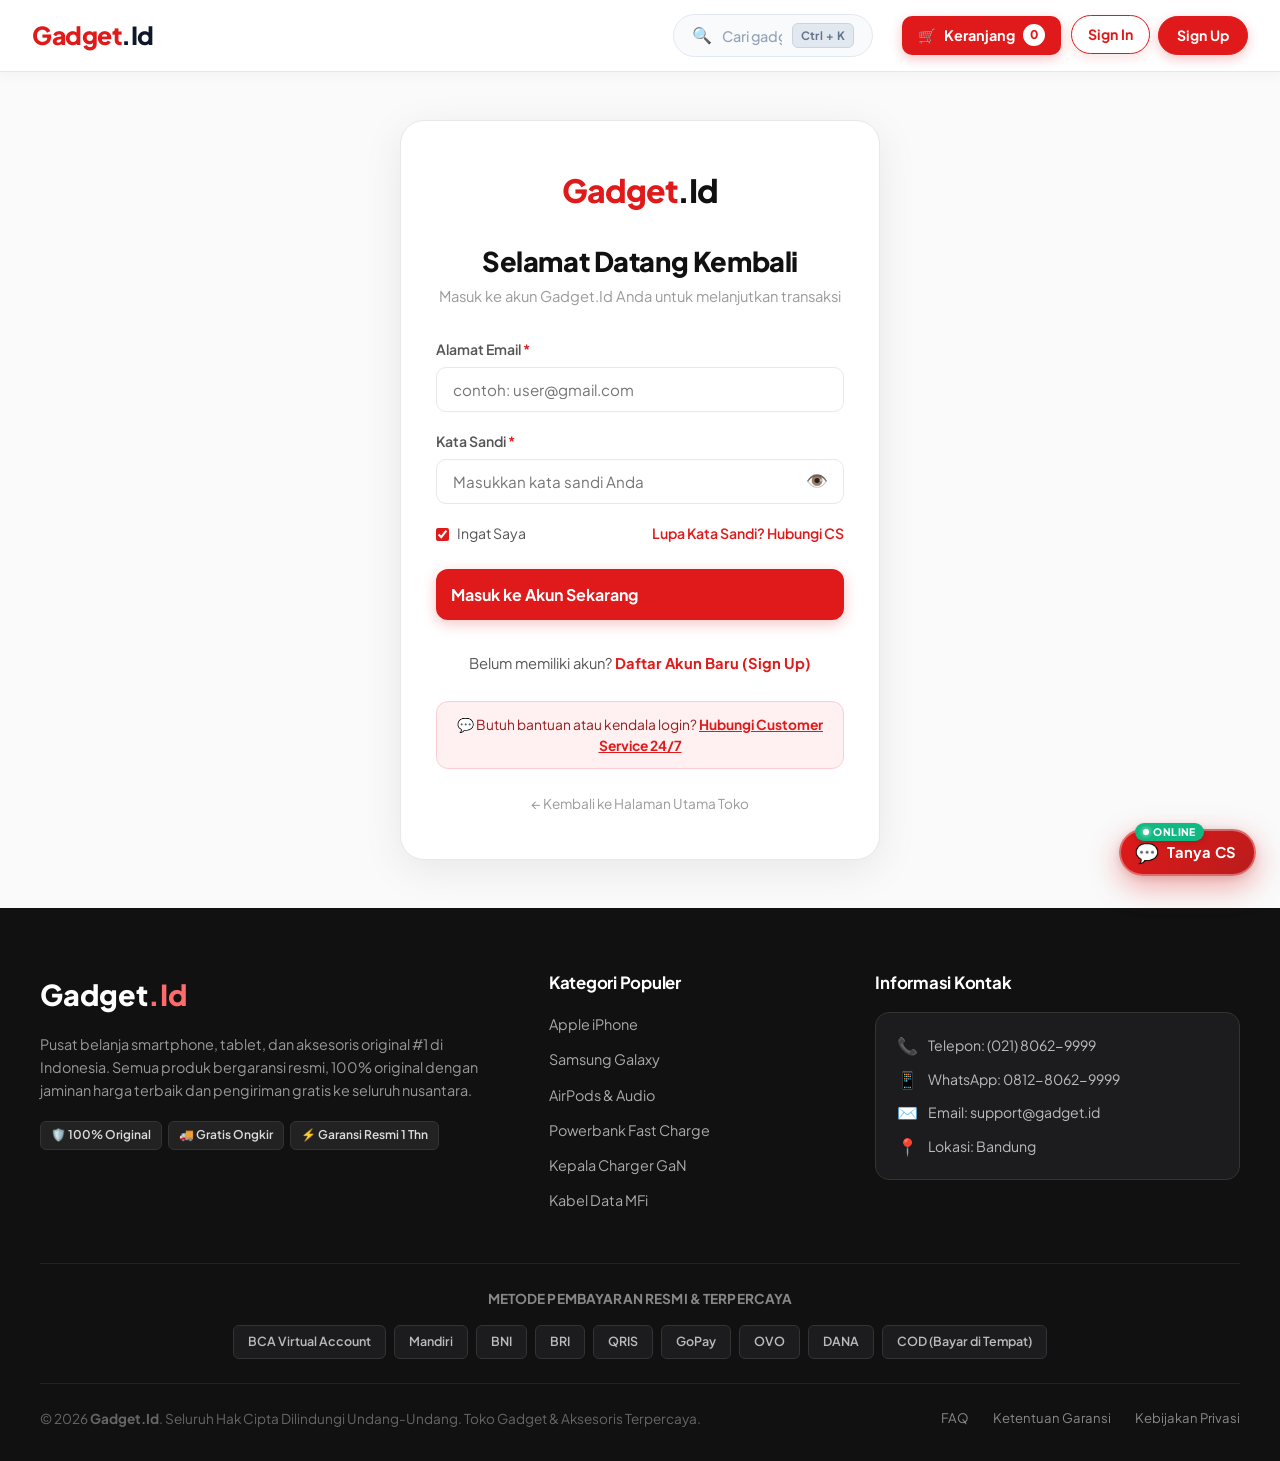
<file: login.html>
<!DOCTYPE html>
<html lang="id">
<head>
  <meta charset="UTF-8">
  <meta name="viewport" content="width=device-width, initial-scale=1.0">
  <title>Sign In (Masuk Akun) - Gadget.Id</title>
  <link rel="preconnect" href="https://fonts.googleapis.com">
  <link rel="preconnect" href="https://fonts.gstatic.com" crossorigin>
  <link href="https://fonts.googleapis.com/css2?family=Plus+Jakarta+Sans:wght@400;500;600;700;800&family=Inter:wght@400;500;600;700;800&display=swap" rel="stylesheet">
  <link rel="stylesheet" href="shared.css">
  <style>
    .auth-page-wrapper {
      min-height: 100vh;
      display: flex;
      flex-direction: column;
      background: var(--gray-50);
    }
    .auth-main {
      flex: 1;
      display: flex;
      align-items: center;
      justify-content: center;
      padding: 3rem 1.5rem;
    }
    .auth-card {
      background: var(--white);
      border: 1.5px solid var(--gray-200);
      border-radius: 24px;
      width: 100%;
      max-width: 480px;
      padding: 2.8rem 2.2rem;
      box-shadow: 0 10px 40px rgba(0, 0, 0, 0.08);
      position: relative;
    }
    .auth-brand-logo {
      text-align: center;
      margin-bottom: 1.8rem;
    }
    .auth-brand-logo a {
      font-family: 'Plus Jakarta Sans', sans-serif;
      font-size: 2rem;
      font-weight: 800;
      color: var(--red);
      text-decoration: none;
      letter-spacing: -1px;
    }
    .auth-brand-logo a span {
      color: var(--black);
    }
    .auth-heading {
      text-align: center;
      margin-bottom: 2rem;
    }
    .auth-heading h2 {
      font-size: 1.7rem;
      font-weight: 800;
      color: var(--black);
      margin-bottom: 0.4rem;
    }
    .auth-heading p {
      font-size: 0.92rem;
      color: var(--gray-400);
    }
    .input-password-wrap {
      position: relative;
      display: flex;
      align-items: center;
    }
    .input-password-wrap input {
      padding-right: 45px;
    }
    .pw-toggle-btn {
      position: absolute;
      right: 12px;
      background: none;
      border: none;
      cursor: pointer;
      color: var(--gray-400);
      font-size: 1.1rem;
      padding: 4px;
    }
    .form-options-row {
      display: flex;
      align-items: center;
      justify-content: space-between;
      margin-bottom: 1.5rem;
      font-size: 0.88rem;
    }
    .remember-check {
      display: flex;
      align-items: center;
      gap: 8px;
      color: var(--gray-600);
      cursor: pointer;
    }
    .remember-check input {
      accent-color: var(--red);
    }
    .forgot-link {
      color: var(--red);
      text-decoration: none;
      font-weight: 600;
    }
    .forgot-link:hover {
      text-decoration: underline;
    }
    .btn-submit-auth {
      width: 100%;
      background: var(--red);
      color: #fff;
      border: none;
      padding: 15px;
      border-radius: 12px;
      font-size: 1rem;
      font-weight: 700;
      cursor: pointer;
      font-family: 'Plus Jakarta Sans', sans-serif;
      transition: all 0.2s;
      box-shadow: 0 4px 14px rgba(224, 26, 26, 0.25);
    }
    .btn-submit-auth:hover {
      background: var(--red-dark);
      transform: translateY(-1px);
    }
    .auth-footer-prompt {
      text-align: center;
      margin-top: 2rem;
      font-size: 0.92rem;
      color: var(--gray-600);
    }
    .auth-footer-prompt a {
      color: var(--red);
      font-weight: 700;
      text-decoration: none;
    }
    .auth-footer-prompt a:hover {
      text-decoration: underline;
    }
    .back-home-link {
      display: block;
      text-align: center;
      margin-top: 1.5rem;
      color: var(--gray-400);
      font-size: 0.85rem;
      text-decoration: none;
    }
    .back-home-link:hover {
      color: var(--black);
    }
    @media (max-width: 600px) {
      .auth-main {
        padding: 1.5rem 1rem;
      }
      .auth-card {
        padding: 1.8rem 1.2rem;
        border-radius: 18px;
      }
      .auth-heading h2 {
        font-size: 1.4rem;
      }
    }
  </style>
</head>
<body class="auth-page-wrapper">

  <!-- NAVBAR -->
  <div id="navbarContainer"></div>

  <main class="auth-main">
    <div class="auth-card">
      <div class="auth-brand-logo">
        <a href="index.html">Gadget<span>.Id</span></a>
      </div>

      <div class="auth-heading">
        <h2>Selamat Datang Kembali</h2>
        <p>Masuk ke akun Gadget.Id Anda untuk melanjutkan transaksi</p>
      </div>

      <form id="loginForm" onsubmit="handleLoginSubmit(event)">
        <div class="form-group">
          <label class="form-label" for="loginEmail">Alamat Email <span>*</span></label>
          <input type="email" id="loginEmail" class="form-input" placeholder="contoh: user@gmail.com" required>
        </div>

        <div class="form-group">
          <label class="form-label" for="loginPassword">Kata Sandi <span>*</span></label>
          <div class="input-password-wrap">
            <input type="password" id="loginPassword" class="form-input" placeholder="Masukkan kata sandi Anda" required>
            <button type="button" class="pw-toggle-btn" onclick="togglePasswordVisibility('loginPassword', this)">👁️</button>
          </div>
        </div>

        <div class="form-options-row">
          <label class="remember-check">
            <input type="checkbox" id="rememberMe" checked>
            <span>Ingat Saya</span>
          </label>
          <a href="cs.html" class="forgot-link" title="Hubungi CS untuk bantuan reset kata sandi">Lupa Kata Sandi? Hubungi CS</a>
        </div>

        <button type="submit" class="btn-submit-auth" id="btnSubmit">
          Masuk ke Akun Sekarang
        </button>
      </form>

      <div class="auth-footer-prompt">
        Belum memiliki akun? <a href="register.html">Daftar Akun Baru (Sign Up)</a>
      </div>

      <div class="login-cs-banner" style="margin-top:1.6rem;padding:12px 16px;background:#FFF1F2;border:1.5px solid #FECDD3;border-radius:12px;text-align:center;font-size:0.86rem;color:#991B1B;">
        💬 Butuh bantuan atau kendala login? <a href="cs.html" style="color:#E01A1A;font-weight:700;text-decoration:underline;">Hubungi Customer Service 24/7</a>
      </div>

      <a href="home.html" class="back-home-link">← Kembali ke Halaman Utama Toko</a>
    </div>
  </main>

  <!-- FOOTER -->
  <div id="footerContainer"></div>

  <!-- SCRIPTS -->
  <script src="shared.js"></script>
  <script>
    // Auth Protection: If already logged in, redirect to home.html!
    checkAuthProtection('login');

    renderNavbar('login');
    renderFooter();

    function togglePasswordVisibility(inputId, btn) {
      const input = document.getElementById(inputId);
      if (input.type === 'password') {
        input.type = 'text';
        btn.textContent = '🙈';
      } else {
        input.type = 'password';
        btn.textContent = '👁️';
      }
    }

    function handleLoginSubmit(e) {
      e.preventDefault();
      const email = document.getElementById('loginEmail').value.trim();
      const password = document.getElementById('loginPassword').value;
      const btn = document.getElementById('btnSubmit');

      btn.disabled = true;
      btn.textContent = 'Memverifikasi...';

      setTimeout(() => {
        const result = loginUser(email, password);
        if (result.success) {
          showToast('✅', 'Berhasil masuk! Selamat datang, ' + result.user.name);
          const redirectUrl = sessionStorage.getItem('gadgetid_redirect_after_login') || 'home.html';
          sessionStorage.removeItem('gadgetid_redirect_after_login');
          setTimeout(() => {
            window.location.href = redirectUrl;
          }, 700);
        } else {
          showToast('⚠️', result.message || 'Email atau kata sandi tidak sesuai!');
          btn.disabled = false;
          btn.textContent = 'Masuk ke Akun Sekarang';
        }
      }, 500);
    }
  </script>
</body>
</html>
</file>
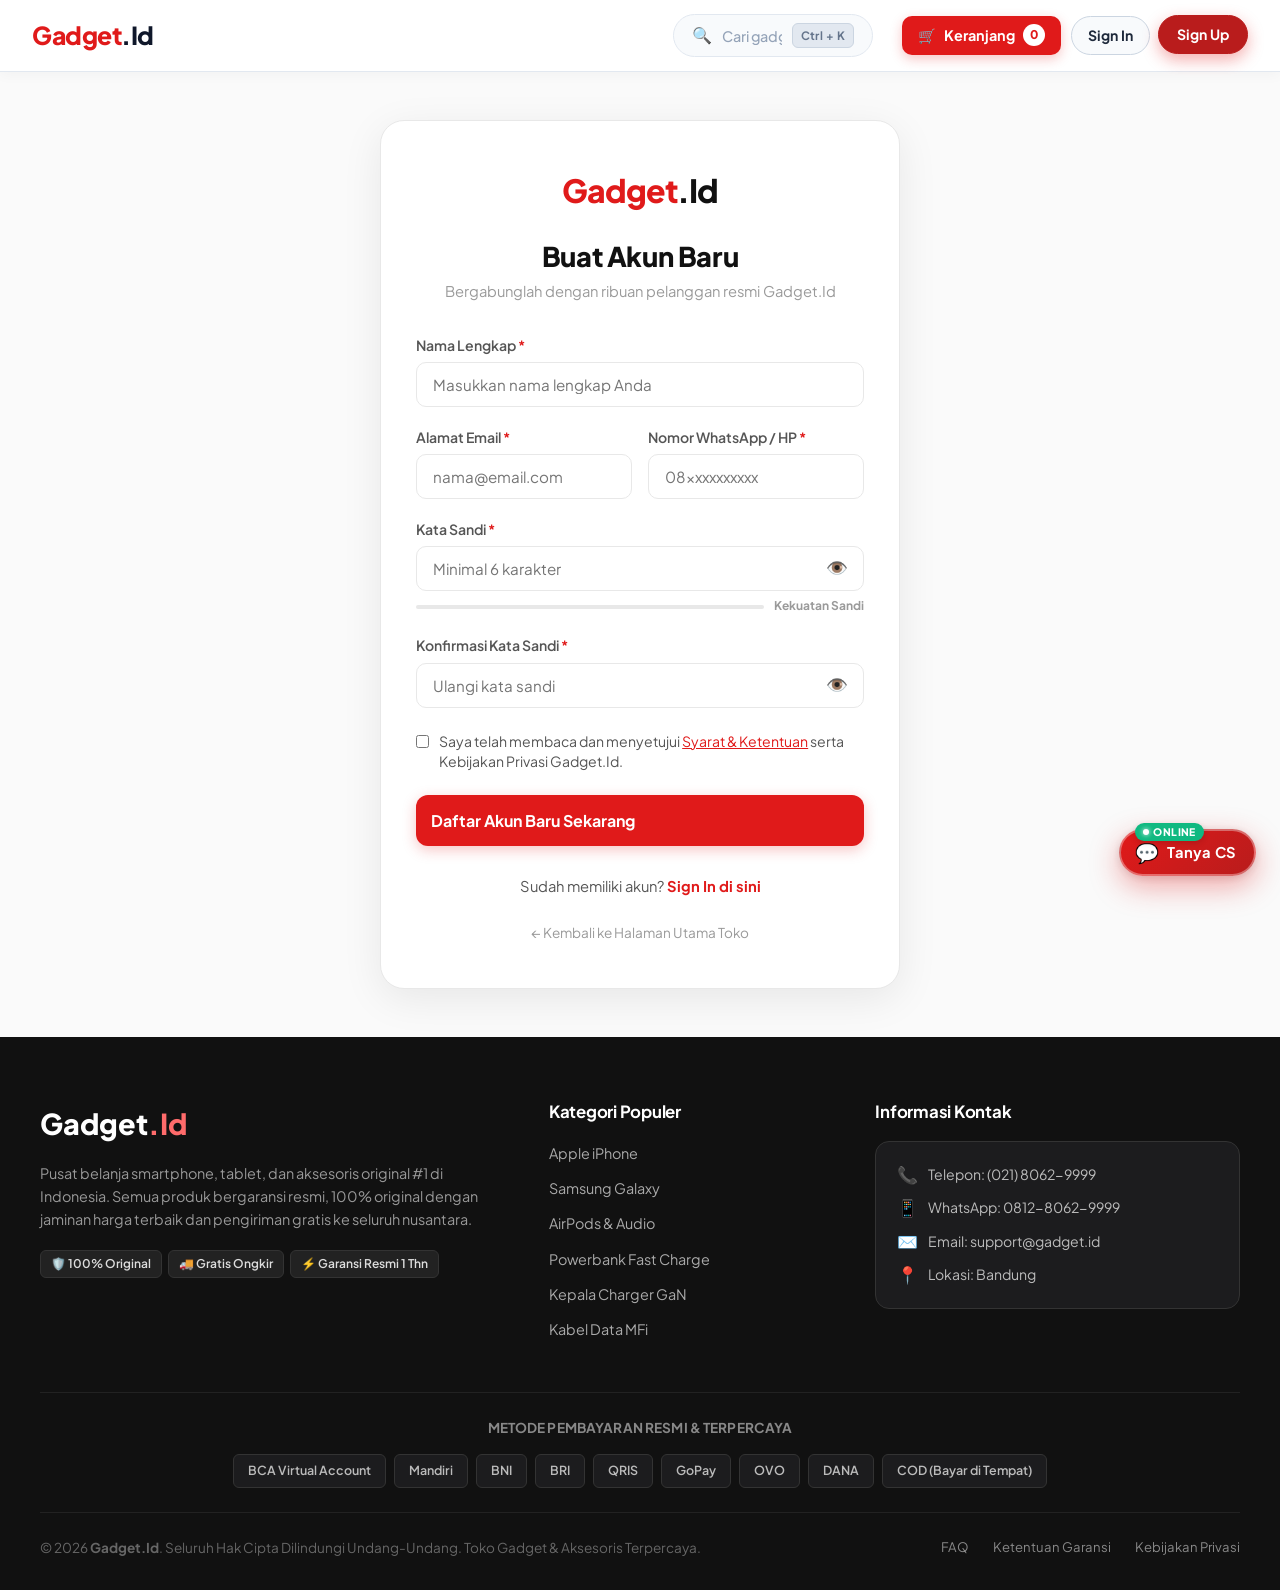
<file: register.html>
<!DOCTYPE html>
<html lang="id">
<head>
  <meta charset="UTF-8">
  <meta name="viewport" content="width=device-width, initial-scale=1.0">
  <title>Sign Up (Daftar Akun Baru) - Gadget.Id</title>
  <link rel="preconnect" href="https://fonts.googleapis.com">
  <link rel="preconnect" href="https://fonts.gstatic.com" crossorigin>
  <link href="https://fonts.googleapis.com/css2?family=Plus+Jakarta+Sans:wght@400;500;600;700;800&family=Inter:wght@400;500;600;700;800&display=swap" rel="stylesheet">
  <link rel="stylesheet" href="shared.css">
  <style>
    .auth-page-wrapper {
      min-height: 100vh;
      display: flex;
      flex-direction: column;
      background: var(--gray-50);
    }
    .auth-main {
      flex: 1;
      display: flex;
      align-items: center;
      justify-content: center;
      padding: 3rem 1.5rem;
    }
    .auth-card {
      background: var(--white);
      border: 1.5px solid var(--gray-200);
      border-radius: 24px;
      width: 100%;
      max-width: 520px;
      padding: 2.8rem 2.2rem;
      box-shadow: 0 10px 40px rgba(0, 0, 0, 0.08);
    }
    .auth-brand-logo {
      text-align: center;
      margin-bottom: 1.5rem;
    }
    .auth-brand-logo a {
      font-family: 'Plus Jakarta Sans', sans-serif;
      font-size: 2rem;
      font-weight: 800;
      color: var(--red);
      text-decoration: none;
      letter-spacing: -1px;
    }
    .auth-brand-logo a span {
      color: var(--black);
    }
    .auth-heading {
      text-align: center;
      margin-bottom: 2rem;
    }
    .auth-heading h2 {
      font-size: 1.7rem;
      font-weight: 800;
      color: var(--black);
      margin-bottom: 0.4rem;
    }
    .auth-heading p {
      font-size: 0.92rem;
      color: var(--gray-400);
    }
    .input-password-wrap {
      position: relative;
      display: flex;
      align-items: center;
    }
    .input-password-wrap input {
      padding-right: 45px;
    }
    .pw-toggle-btn {
      position: absolute;
      right: 12px;
      background: none;
      border: none;
      cursor: pointer;
      color: var(--gray-400);
      font-size: 1.1rem;
      padding: 4px;
    }
    .strength-meter-wrap {
      margin-top: 6px;
      display: flex;
      align-items: center;
      gap: 10px;
    }
    .strength-bar {
      flex: 1;
      height: 4px;
      background: var(--gray-200);
      border-radius: 2px;
      overflow: hidden;
    }
    .strength-fill {
      height: 100%;
      width: 0%;
      transition: all 0.3s;
    }
    .strength-label {
      font-size: 0.75rem;
      font-weight: 700;
      color: var(--gray-400);
    }
    .terms-box {
      margin: 1.5rem 0;
      display: flex;
      align-items: flex-start;
      gap: 10px;
      font-size: 0.88rem;
      color: var(--gray-600);
      line-height: 1.4;
    }
    .terms-box input {
      margin-top: 3px;
      accent-color: var(--red);
    }
    .btn-submit-auth {
      width: 100%;
      background: var(--red);
      color: #fff;
      border: none;
      padding: 15px;
      border-radius: 12px;
      font-size: 1rem;
      font-weight: 700;
      cursor: pointer;
      font-family: 'Plus Jakarta Sans', sans-serif;
      transition: all 0.2s;
      box-shadow: 0 4px 14px rgba(224, 26, 26, 0.25);
    }
    .btn-submit-auth:hover {
      background: var(--red-dark);
      transform: translateY(-1px);
    }
    .auth-footer-prompt {
      text-align: center;
      margin-top: 1.8rem;
      font-size: 0.92rem;
      color: var(--gray-600);
    }
    .auth-footer-prompt a {
      color: var(--red);
      font-weight: 700;
      text-decoration: none;
    }
    .auth-footer-prompt a:hover {
      text-decoration: underline;
    }
    .back-home-link {
      display: block;
      text-align: center;
      margin-top: 1.5rem;
      color: var(--gray-400);
      font-size: 0.85rem;
      text-decoration: none;
    }
    .back-home-link:hover {
      color: var(--black);
    }
    @media (max-width: 600px) {
      .auth-main {
        padding: 1.5rem 1rem;
      }
      .auth-card {
        padding: 1.8rem 1.2rem;
        border-radius: 18px;
      }
      .auth-heading h2 {
        font-size: 1.4rem;
      }
    }
  </style>
</head>
<body class="auth-page-wrapper">

  <!-- NAVBAR -->
  <div id="navbarContainer"></div>

  <main class="auth-main">
    <div class="auth-card">
      <div class="auth-brand-logo">
        <a href="index.html">Gadget<span>.Id</span></a>
      </div>

      <div class="auth-heading">
        <h2>Buat Akun Baru</h2>
        <p>Bergabunglah dengan ribuan pelanggan resmi Gadget.Id</p>
      </div>

      <form id="registerForm" onsubmit="handleRegisterSubmit(event)">
        <div class="form-group">
          <label class="form-label" for="regName">Nama Lengkap <span>*</span></label>
          <input type="text" id="regName" class="form-input" placeholder="Masukkan nama lengkap Anda" required minlength="3">
        </div>

        <div class="form-row">
          <div class="form-group">
            <label class="form-label" for="regEmail">Alamat Email <span>*</span></label>
            <input type="email" id="regEmail" class="form-input" placeholder="nama@email.com" required>
          </div>
          <div class="form-group">
            <label class="form-label" for="regPhone">Nomor WhatsApp / HP <span>*</span></label>
            <input type="tel" id="regPhone" class="form-input" placeholder="08xxxxxxxxxx" required>
          </div>
        </div>

        <div class="form-group">
          <label class="form-label" for="regPassword">Kata Sandi <span>*</span></label>
          <div class="input-password-wrap">
            <input type="password" id="regPassword" class="form-input" placeholder="Minimal 6 karakter" required minlength="6" oninput="checkPasswordStrength(this.value)">
            <button type="button" class="pw-toggle-btn" onclick="togglePasswordVisibility('regPassword', this)">👁️</button>
          </div>
          <div class="strength-meter-wrap">
            <div class="strength-bar">
              <div class="strength-fill" id="strengthFill"></div>
            </div>
            <span class="strength-label" id="strengthLabel">Kekuatan Sandi</span>
          </div>
        </div>

        <div class="form-group">
          <label class="form-label" for="regConfirmPassword">Konfirmasi Kata Sandi <span>*</span></label>
          <div class="input-password-wrap">
            <input type="password" id="regConfirmPassword" class="form-input" placeholder="Ulangi kata sandi" required minlength="6">
            <button type="button" class="pw-toggle-btn" onclick="togglePasswordVisibility('regConfirmPassword', this)">👁️</button>
          </div>
        </div>

        <label class="terms-box">
          <input type="checkbox" id="regTerms" required>
          <span>Saya telah membaca dan menyetujui <a href="cs.html#terms" style="color:var(--red);text-decoration:underline;">Syarat & Ketentuan</a> serta Kebijakan Privasi Gadget.Id.</span>
        </label>

        <button type="submit" class="btn-submit-auth" id="btnRegister">
          Daftar Akun Baru Sekarang
        </button>
      </form>

      <div class="auth-footer-prompt">
        Sudah memiliki akun? <a href="login.html">Sign In di sini</a>
      </div>

      <a href="home.html" class="back-home-link">← Kembali ke Halaman Utama Toko</a>
    </div>
  </main>

  <!-- FOOTER -->
  <div id="footerContainer"></div>

  <!-- SCRIPTS -->
  <script src="shared.js"></script>
  <script>
    checkAuthProtection('register');
    renderNavbar('register');
    renderFooter();

    function togglePasswordVisibility(inputId, btn) {
      const input = document.getElementById(inputId);
      if (input.type === 'password') {
        input.type = 'text';
        btn.textContent = '🙈';
      } else {
        input.type = 'password';
        btn.textContent = '👁️';
      }
    }

    function checkPasswordStrength(pw) {
      const fill = document.getElementById('strengthFill');
      const lbl = document.getElementById('strengthLabel');
      if (!pw) {
        fill.style.width = '0%';
        lbl.textContent = 'Kekuatan Sandi';
        lbl.style.color = 'var(--gray-400)';
        return;
      }
      let score = 0;
      if (pw.length >= 6) score++;
      if (pw.length >= 9) score++;
      if (/[A-Z]/.test(pw) && /[0-9]/.test(pw)) score++;
      if (/[^A-Za-z0-9]/.test(pw)) score++;

      if (score <= 1) {
        fill.style.width = '30%';
        fill.style.background = '#EF4444';
        lbl.textContent = 'Lemah';
        lbl.style.color = '#EF4444';
      } else if (score === 2) {
        fill.style.width = '65%';
        fill.style.background = '#F59E0B';
        lbl.textContent = 'Sedang';
        lbl.style.color = '#F59E0B';
      } else {
        fill.style.width = '100%';
        fill.style.background = '#10B981';
        lbl.textContent = 'Kuat ✓';
        lbl.style.color = '#10B981';
      }
    }

    function handleRegisterSubmit(e) {
      e.preventDefault();
      const name = document.getElementById('regName').value.trim();
      const email = document.getElementById('regEmail').value.trim();
      const phone = document.getElementById('regPhone').value.trim();
      const password = document.getElementById('regPassword').value;
      const confirmPassword = document.getElementById('regConfirmPassword').value;
      const terms = document.getElementById('regTerms').checked;
      const btn = document.getElementById('btnRegister');

      if (password !== confirmPassword) {
        showToast('⚠️', 'Konfirmasi kata sandi tidak cocok!');
        document.getElementById('regConfirmPassword').focus();
        return;
      }

      if (!terms) {
        showToast('⚠️', 'Mohon centang persetujuan Syarat & Ketentuan.');
        return;
      }

      btn.disabled = true;
      btn.textContent = 'Membuat akun Anda...';

      setTimeout(() => {
        const result = registerUser({ name, email, phone, password });
        if (result.success) {
          showToast('🎉', 'Akun berhasil didaftarkan! Selamat datang, ' + name);
          setTimeout(() => {
            const redirectUrl = sessionStorage.getItem('gadgetid_redirect_after_login') || 'home.html';
          sessionStorage.removeItem('gadgetid_redirect_after_login');
          window.location.href = redirectUrl;
          }, 1000);
        } else {
          showToast('⚠️', result.message);
          btn.disabled = false;
          btn.textContent = 'Daftar Akun Baru Sekarang';
        }
      }, 700);
    }
  </script>
</body>
</html>
</file>
<file: shared.css>
:root {
    --red: #e01a1a;
    --red-dark: #B01212;
    --red-light: #FF3B3B;
    --red-pale: #FFF0F0;
    --white: #FFFFFF;
    --gray-50: #FAFAFA;
    --gray-100: #F4F4F4;
    --gray-200: #E8E8E8;
    --gray-400: #9A9A9A;
    --gray-600: #555555;
    --gray-800: #222222;
    --black: #111111;
    --shadow: 0 2px 16px rgba(0,0,0,0.08);
    --shadow-lg: 0 8px 40px rgba(0,0,0,0.14);
  }
  * { box-sizing: border-box; margin: 0; padding: 0; }
  html, body {
    max-width: 100%;
    overflow-x: hidden;
  }
  img {
    max-width: 100%;
  }

  /* MOBILE NAVIGATION DRAWER & BUTTONS (DESKTOP HIDDEN) */
  .nav-hamburger-btn {
    display: none !important;
  }
  .nav-mobile-search-btn {
    display: none !important;
  }
  .mobile-nav-backdrop {
    display: none;
  }
  .mobile-nav-drawer {
    display: none;
  }
  body {
  font-family: 'Plus Jakarta Sans', 'Inter', -apple-system, BlinkMacSystemFont, 'Segoe UI', Roboto, Helvetica, Arial, sans-serif;
  background: var(--white);
  color: #1E293B;
  line-height: 1.55;
  letter-spacing: normal;
  -webkit-font-smoothing: antialiased;
  -moz-osx-font-smoothing: grayscale;
}
h1, h2, h3, h4, h5, h6 {
  font-family: 'Plus Jakarta Sans', -apple-system, BlinkMacSystemFont, sans-serif;
  font-weight: 700;
  line-height: 1.25;
  letter-spacing: -0.015em;
  color: #0F172A;
}
  h1,h2,h3,h4 { font-family: 'Plus Jakarta Sans', sans-serif; }

  /* NAV */
  nav {
    background: var(--red);
    color: #fff;
    display: flex;
    align-items: center;
    justify-content: space-between;
    padding: 0 2.5rem;
    height: 68px;
    position: sticky;
    top: 0;
    z-index: 1000;
    box-shadow: 0 2px 12px rgba(224,26,26,0.3);
  }
  .logo { font-family: 'Plus Jakarta Sans', sans-serif; font-size: 1.7rem; font-weight: 800; color: #fff; letter-spacing: -0.01em; }
  .logo span { color: #FFD6D6; }
  .nav-links { display: flex; gap: 2rem; list-style: none; }
  .nav-links a { color: rgba(255,255,255,0.9); text-decoration: none; font-weight: 500; font-size: 0.95rem; transition: color 0.2s; }
  .nav-links a:hover { color: #fff; }
  .nav-right { display: flex; align-items: center; gap: 1.2rem; }
  .cart-btn {
    background: rgba(255,255,255,0.15);
    border: 1.5px solid rgba(255,255,255,0.4);
    color: #fff;
    padding: 8px 18px;
    border-radius: 50px;
    font-family: 'Plus Jakarta Sans', sans-serif;
    font-weight: 600;
    cursor: pointer;
    display: flex; align-items: center; gap: 8px;
    transition: background 0.2s;
    font-size: 0.9rem;
  }
  .cart-btn:hover { background: rgba(255,255,255,0.25); }
  .cart-count {
    background: #fff;
    color: var(--red);
    border-radius: 50%;
    width: 20px; height: 20px;
    font-size: 0.72rem;
    font-weight: 700;
    display: flex; align-items: center; justify-content: center;
  }

  /* HERO */
  .hero {
    background: linear-gradient(135deg, #E01A1A 0%, #B01212 60%, #8A0D0D 100%);
    color: white;
    padding: 5rem 2.5rem;
    display: flex;
    align-items: center;
    justify-content: space-between;
    gap: 2rem;
    position: relative;
    overflow: hidden;
  }
  .hero::before {
    content: '';
    position: absolute;
    top: -80px; right: -80px;
    width: 400px; height: 400px;
    background: rgba(255,255,255,0.05);
    border-radius: 50%;
  }
  .hero::after {
    content: '';
    position: absolute;
    bottom: -120px; left: 30%;
    width: 300px; height: 300px;
    background: rgba(255,255,255,0.04);
    border-radius: 50%;
  }
  .hero-text { flex: 1; max-width: 520px; position: relative; z-index: 1; }
  .hero-badge {
    display: inline-block;
    background: rgba(255,255,255,0.15);
    border: 1px solid rgba(255,255,255,0.3);
    padding: 6px 16px;
    border-radius: 50px;
    font-size: 0.8rem;
    font-weight: 600;
    margin-bottom: 1.2rem;
    letter-spacing: 0.01em;
  }
  .hero h1 { font-size: 3.2rem; font-weight: 800; line-height: 1.1; margin-bottom: 1rem; }
  .hero p { font-size: 1.1rem; opacity: 0.88; line-height: 1.6; margin-bottom: 2rem; }
  .hero-btns { display: flex; gap: 1rem; }
  .btn-white {
    background: #fff;
    color: var(--red);
    padding: 14px 28px;
    border-radius: 50px;
    font-weight: 700;
    font-size: 0.95rem;
    border: none;
    cursor: pointer;
    font-family: 'Plus Jakarta Sans', sans-serif;
    transition: transform 0.15s, box-shadow 0.15s;
  }
  .btn-white:hover { transform: translateY(-2px); box-shadow: 0 6px 20px rgba(0,0,0,0.18); }
  .btn-outline-white {
    background: transparent;
    color: #fff;
    padding: 14px 28px;
    border-radius: 50px;
    font-weight: 600;
    font-size: 0.95rem;
    border: 2px solid rgba(255,255,255,0.6);
    cursor: pointer;
    font-family: 'Plus Jakarta Sans', sans-serif;
    transition: background 0.2s;
  }
  .btn-outline-white:hover { background: rgba(255,255,255,0.1); }
  /* ==========================================================
     FLAGSHIP HERO SHOWCASE (IPHONE 17 PRO)
     ========================================================== */
  .hero-image {
    flex: 1.1;
    display: flex;
    justify-content: center;
    align-items: center;
    position: relative;
    z-index: 2;
    perspective: 1000px;
  }
  .hero-showcase-container {
    position: relative;
    width: 100%;
    max-width: 500px;
    display: flex;
    flex-direction: column;
    align-items: center;
    justify-content: center;
    padding: 1.8rem 1rem 1rem;
    cursor: pointer;
    border-radius: 32px;
    transition: transform 0.35s cubic-bezier(0.16, 1, 0.3, 1);
  }
  .hero-showcase-container:hover {
    transform: translateY(-4px);
  }
  .hero-ambient-glow {
    position: absolute;
    top: 50%;
    left: 50%;
    transform: translate(-50%, -50%);
    width: 320px;
    height: 320px;
    background: radial-gradient(circle, rgba(255, 103, 0, 0.38) 0%, rgba(224, 26, 26, 0.22) 50%, transparent 75%);
    border-radius: 50%;
    filter: blur(45px);
    z-index: 1;
    pointer-events: none;
    transition: transform 0.35s ease, opacity 0.35s ease;
  }
  .hero-showcase-container:hover .hero-ambient-glow {
    transform: translate(-50%, -50%) scale(1.1);
    opacity: 0.95;
  }
  .hero-device-wrapper {
    position: relative;
    z-index: 2;
    display: flex;
    flex-direction: column;
    align-items: center;
    justify-content: center;
  }
  .hero-phone-frame {
    position: relative;
    padding: 8px;
    border-radius: 34px;
    background: linear-gradient(145deg, rgba(255, 255, 255, 0.24) 0%, rgba(255, 255, 255, 0.06) 50%, rgba(0, 0, 0, 0.22) 100%);
    border: 1.5px solid rgba(255, 255, 255, 0.38);
    box-shadow: 0 24px 48px rgba(0, 0, 0, 0.42), inset 0 1px 2px rgba(255, 255, 255, 0.45);
    backdrop-filter: blur(12px);
    -webkit-backdrop-filter: blur(12px);
    transition: transform 0.35s cubic-bezier(0.16, 1, 0.3, 1), box-shadow 0.35s ease, border-color 0.35s ease;
  }
  .hero-phone-img {
    width: 236px;
    height: 236px;
    max-height: 260px;
    object-fit: cover;
    border-radius: 26px;
    display: block;
    box-shadow: 0 8px 24px rgba(0, 0, 0, 0.32);
    border: 1.5px solid rgba(255, 255, 255, 0.25);
    transition: transform 0.35s cubic-bezier(0.16, 1, 0.3, 1), filter 0.35s ease;
    animation: none !important;
  }
  .hero-showcase-container:hover .hero-phone-frame {
    transform: translateY(-6px) scale(1.03);
    border-color: rgba(255, 255, 255, 0.65);
    box-shadow: 0 32px 60px rgba(0, 0, 0, 0.55), 0 0 35px rgba(255, 103, 0, 0.38);
  }
  .hero-phone-reflection {
    width: 210px;
    height: 16px;
    background: radial-gradient(ellipse at center, rgba(0, 0, 0, 0.5) 0%, rgba(0, 0, 0, 0) 72%);
    border-radius: 50%;
    margin-top: 10px;
    filter: blur(4px);
    z-index: 1;
    transition: transform 0.35s ease, opacity 0.35s ease;
  }
  .hero-showcase-container:hover .hero-phone-reflection {
    transform: scale(0.92);
    opacity: 0.65;
  }
  .hero-float-card {
    position: absolute;
    z-index: 3;
    background: rgba(255, 255, 255, 0.18);
    backdrop-filter: blur(16px);
    -webkit-backdrop-filter: blur(16px);
    border: 1.5px solid rgba(255, 255, 255, 0.35);
    border-radius: 16px;
    padding: 8px 14px;
    box-shadow: 0 12px 28px rgba(0, 0, 0, 0.22);
    display: flex;
    align-items: center;
    gap: 10px;
    transition: all 0.35s cubic-bezier(0.16, 1, 0.3, 1);
    color: #FFFFFF;
    pointer-events: none;
    white-space: nowrap;
  }
  .hero-showcase-container:hover .hero-float-card {
    background: rgba(255, 255, 255, 0.26);
    border-color: rgba(255, 255, 255, 0.58);
    box-shadow: 0 16px 35px rgba(0, 0, 0, 0.28);
  }
  .card-top-left {
    top: 18px;
    left: -42px;
  }
  .hero-showcase-container:hover .card-top-left {
    transform: translate(-4px, -3px);
  }
  .card-top-right {
    top: 24px;
    right: -42px;
    flex-direction: column;
    align-items: flex-start;
    gap: 3px;
    padding: 10px 14px;
  }
  .hero-showcase-container:hover .card-top-right {
    transform: translate(4px, -3px);
  }
  .card-bottom-right {
    bottom: 52px;
    right: -38px;
  }
  .hero-showcase-container:hover .card-bottom-right {
    transform: translate(4px, 3px);
  }
  .float-card-icon {
    font-size: 1.3rem;
    line-height: 1;
  }
  .float-card-text {
    display: flex;
    flex-direction: column;
  }
  .float-card-title {
    font-size: 0.85rem;
    font-weight: 800;
    color: #FFFFFF;
    letter-spacing: -0.01em;
  }
  .float-card-sub {
    font-size: 0.72rem;
    color: rgba(255, 255, 255, 0.88);
    font-weight: 500;
  }
  .float-card-pill {
    background: #FF6700;
    color: #FFFFFF;
    font-size: 0.65rem;
    font-weight: 800;
    padding: 2px 8px;
    border-radius: 50px;
    text-transform: uppercase;
    letter-spacing: 0.03em;
  }
  .float-card-name {
    font-size: 0.95rem;
    font-weight: 800;
    color: #FFFFFF;
  }
  .float-card-price {
    font-size: 0.82rem;
    font-weight: 700;
    color: #FFD6D6;
  }
  .hero-showcase-footer {
    position: relative;
    z-index: 3;
    margin-top: 18px;
    display: flex;
    align-items: center;
    justify-content: space-between;
    gap: 16px;
    background: rgba(0, 0, 0, 0.25);
    backdrop-filter: blur(12px);
    -webkit-backdrop-filter: blur(12px);
    border: 1px solid rgba(255, 255, 255, 0.25);
    border-radius: 50px;
    padding: 7px 18px;
    width: 90%;
    max-width: 360px;
  }
  .hero-color-dots {
    display: flex;
    align-items: center;
    gap: 6px;
  }
  .hero-color-label {
    font-size: 0.72rem;
    font-weight: 600;
    color: rgba(255, 255, 255, 0.85);
    margin-right: 2px;
  }
  .color-dot {
    width: 12px;
    height: 12px;
    border-radius: 50%;
    display: inline-block;
    border: 1.5px solid rgba(255, 255, 255, 0.85);
    box-shadow: 0 1px 3px rgba(0, 0, 0, 0.3);
  }
  .dot-orange { background: #FF6700; }
  .dot-blue { background: #1a3a6b; }
  .dot-silver { background: #e0e0e0; }
  .hero-spec-tag {
    font-size: 0.72rem;
    font-weight: 700;
    color: #FFD6D6;
    letter-spacing: 0.02em;
  }

  /* PROMO BAR */
  .promo-bar {
    background: var(--black);
    color: #fff;
    text-align: center;
    padding: 12px;
    font-size: 0.875rem;
    font-weight: 500;
    letter-spacing: 0.3px;
  }
  .promo-bar span { color: #FF6B6B; font-weight: 700; }

  /* CATEGORIES */
  .section { padding: 4rem 2.5rem; }
  .section-title {
    font-size: 2rem;
    font-weight: 800;
    margin-bottom: 0.4rem;
    color: var(--black);
  }
  .section-sub {
    color: var(--gray-400);
    font-size: 0.95rem;
    margin-bottom: 2rem;
  }
  .title-accent {
    display: inline-block;
    width: 48px;
    height: 4px;
    background: var(--red);
    border-radius: 2px;
    margin-bottom: 1rem;
  }
  .cat-grid {
    display: grid;
    grid-template-columns: repeat(auto-fit, minmax(130px, 1fr));
    gap: 1rem;
  }
  .cat-card {
    background: var(--gray-50);
    border: 1.5px solid var(--gray-200);
    border-radius: 16px;
    padding: 1.5rem 1rem;
    text-align: center;
    cursor: pointer;
    transition: all 0.2s;
  }
  .cat-card:hover, .cat-card.active {
    background: var(--red-pale);
    border-color: var(--red);
    transform: translateY(-3px);
  }
  .cat-card.active .cat-icon { color: var(--red); }
  .cat-card.active .cat-name { color: var(--red); font-weight: 700; }
  .cat-icon { font-size: 2rem; margin-bottom: 0.6rem; }
  .cat-name { font-size: 0.85rem; font-weight: 600; color: var(--gray-600); }

  /* PRODUCTS */
  .products-section { padding: 2rem 2.5rem 4rem; background: var(--gray-50); }
  .filter-bar { display: flex; gap: 0.6rem; flex-wrap: wrap; margin-bottom: 2rem; }
  .filter-btn {
    padding: 8px 20px;
    border-radius: 50px;
    border: 1.5px solid var(--gray-200);
    background: var(--white);
    font-size: 0.87rem;
    font-weight: 500;
    cursor: pointer;
    font-family: 'Plus Jakarta Sans', sans-serif;
    color: var(--gray-600);
    transition: all 0.2s;
  }
  .filter-btn:hover, .filter-btn.active {
    background: var(--red);
    border-color: var(--red);
    color: #fff;
  }
  .products-grid {
    display: grid;
    grid-template-columns: repeat(auto-fill, minmax(240px, 1fr));
    gap: 1.4rem;
  }
  .product-card {
    background: var(--white);
    border-radius: 18px;
    border: 1.5px solid var(--gray-200);
    overflow: hidden;
    transition: all 0.25s;
    cursor: pointer;
    display: flex;
    flex-direction: column;
  }
  .product-card:hover {
    transform: translateY(-4px);
    box-shadow: var(--shadow-lg);
    border-color: transparent;
  }
  .product-img-wrap {
    background: var(--gray-100);
    height: 200px;
    display: flex;
    align-items: center;
    justify-content: center;
    padding: 1.5rem;
    position: relative;
  }
  .product-img-wrap img {
    max-height: 160px;
    max-width: 160px;
    object-fit: contain;
    transition: transform 0.3s;
  }
  .product-card:hover .product-img-wrap img { transform: scale(1.06); }
  .product-badge {
    position: absolute;
    top: 12px; left: 12px;
    background: var(--red);
    color: #fff;
    font-size: 0.72rem;
    font-weight: 700;
    padding: 4px 10px;
    border-radius: 50px;
    letter-spacing: 0.01em;
  }
  .product-info { padding: 1rem 1.2rem 1.2rem; flex: 1; display: flex; flex-direction: column; }
  .product-brand {
    font-size: 0.75rem;
    color: var(--red);
    font-weight: 700;
    text-transform: uppercase;
    letter-spacing: 0.02em;
    margin-bottom: 4px;
  }
  .product-name { font-size: 1rem; font-weight: 700; color: var(--black); margin-bottom: 6px; line-height: 1.3; }
  .product-specs { font-size: 0.8rem; color: var(--gray-400); margin-bottom: 10px; }
  .product-spec-tag {
    display: inline-block;
    background: var(--gray-100);
    padding: 3px 10px;
    border-radius: 50px;
    margin-right: 4px;
    margin-bottom: 4px;
    font-size: 0.78rem;
    color: var(--gray-600);
    font-weight: 500;
  }
  .product-price {
    font-size: 1.2rem;
    font-weight: 800;
    color: var(--red);
    font-family: 'Plus Jakarta Sans', sans-serif;
    margin-top: auto;
    margin-bottom: 0.8rem;
    display: flex;
    flex-direction: column;
    gap: 2px;
  }
  .product-price-old {
    font-size: 0.82rem;
    color: var(--gray-400);
    text-decoration: line-through;
    font-weight: 400;
    margin-left: 0;
    font-family: 'Plus Jakarta Sans', sans-serif;
  }
  .add-to-cart {
    width: 100%;
    background: var(--red);
    color: #fff;
    border: none;
    padding: 11px;
    border-radius: 10px;
    font-weight: 700;
    font-size: 0.9rem;
    cursor: pointer;
    font-family: 'Plus Jakarta Sans', sans-serif;
    transition: background 0.2s, transform 0.15s;
  }
  .add-to-cart:hover { background: var(--red-dark); transform: scale(1.02); }

  /* CART SIDEBAR */
  .cart-overlay {
    position: fixed; inset: 0;
    background: rgba(0,0,0,0.5);
    z-index: 2000;
    display: none;
  }
  .cart-overlay.open { display: block; }
  .cart-sidebar {
    position: fixed;
    top: 0; right: -480px;
    width: 440px;
    height: 100vh;
    background: var(--white);
    z-index: 2001;
    transition: right 0.35s cubic-bezier(0.4,0,0.2,1);
    display: flex;
    flex-direction: column;
    box-shadow: -8px 0 40px rgba(0,0,0,0.15);
  }
  .cart-sidebar.open { right: 0; }
  .cart-header {
    background: var(--red);
    color: #fff;
    padding: 1.4rem 1.6rem;
    display: flex;
    align-items: center;
    justify-content: space-between;
  }
  .cart-header h2 { font-size: 1.3rem; font-weight: 700; }
  .close-btn {
    background: rgba(255,255,255,0.2);
    border: none;
    color: #fff;
    width: 36px; height: 36px;
    border-radius: 50%;
    font-size: 1.2rem;
    cursor: pointer;
    display: flex; align-items: center; justify-content: center;
    transition: background 0.2s;
  }
  .close-btn:hover { background: rgba(255,255,255,0.35); }
  .cart-items { flex: 1; overflow-y: auto; padding: 1.2rem; }
  .cart-item {
    display: flex;
    gap: 1rem;
    padding: 1rem;
    border: 1.5px solid var(--gray-200);
    border-radius: 14px;
    margin-bottom: 0.8rem;
    align-items: center;
  }
  .cart-item-img {
    width: 64px; height: 64px;
    background: var(--gray-100);
    border-radius: 10px;
    display: flex; align-items: center; justify-content: center;
    flex-shrink: 0;
  }
  .cart-item-img img { max-width: 50px; max-height: 50px; object-fit: contain; }
  .cart-item-name { font-weight: 600; font-size: 0.9rem; margin-bottom: 4px; }
  .cart-item-price { color: var(--red); font-weight: 700; font-size: 0.9rem; }
  .cart-item-remove {
    margin-left: auto;
    background: none;
    border: none;
    color: var(--gray-400);
    cursor: pointer;
    font-size: 1.1rem;
    padding: 4px;
    border-radius: 6px;
    transition: color 0.2s, background 0.2s;
  }
  .cart-item-remove:hover { color: var(--red); background: var(--red-pale); }
  .qty-ctrl { display: flex; align-items: center; gap: 8px; margin-top: 6px; }
  .qty-btn {
    width: 26px; height: 26px;
    border-radius: 50%;
    border: 1.5px solid var(--gray-200);
    background: var(--white);
    font-size: 1rem;
    cursor: pointer;
    display: flex; align-items: center; justify-content: center;
    font-weight: 700;
    transition: all 0.15s;
  }
  .qty-btn:hover { background: var(--red); border-color: var(--red); color: #fff; }
  .qty-num { font-size: 0.9rem; font-weight: 700; min-width: 20px; text-align: center; }
  .cart-footer {
    padding: 1.4rem 1.6rem;
    border-top: 1.5px solid var(--gray-200);
    background: var(--gray-50);
  }
  .cart-total { display: flex; justify-content: space-between; margin-bottom: 1rem; }
  .cart-total-label { font-size: 1rem; font-weight: 600; color: var(--gray-600); }
  .cart-total-val { font-size: 1.4rem; font-weight: 800; color: var(--red); font-family: 'Plus Jakarta Sans', sans-serif; }
  .checkout-btn {
    width: 100%;
    background: var(--red);
    color: #fff;
    border: none;
    padding: 15px;
    border-radius: 12px;
    font-size: 1rem;
    font-weight: 700;
    cursor: pointer;
    font-family: 'Plus Jakarta Sans', sans-serif;
    transition: background 0.2s, transform 0.15s;
  }
  .checkout-btn:hover { background: var(--red-dark); transform: scale(1.01); }
  .empty-cart {
    text-align: center;
    padding: 3rem 1rem;
    color: var(--gray-400);
  }
  .empty-cart .empty-icon { font-size: 3.5rem; margin-bottom: 1rem; }

  /* CHECKOUT PAGE */
  .checkout-page {
    display: none;
    max-width: 960px;
    margin: 0 auto;
    padding: 3rem 2rem;
  }
  .checkout-page.active { display: block; }
  .checkout-grid { display: grid; grid-template-columns: 1fr 400px; gap: 2rem; }
  .checkout-form-card {
    background: var(--white);
    border: 1.5px solid var(--gray-200);
    border-radius: 20px;
    padding: 2rem;
  }
  .form-section-title {
    font-size: 1.1rem;
    font-weight: 700;
    margin-bottom: 1.2rem;
    padding-bottom: 0.8rem;
    border-bottom: 1.5px solid var(--gray-200);
    color: var(--black);
  }
  .form-group { margin-bottom: 1.2rem; }
  .form-label {
    display: block;
    font-size: 0.88rem;
    font-weight: 600;
    color: var(--gray-600);
    margin-bottom: 6px;
  }
  .form-label span { color: var(--red); }
  .form-input {
    width: 100%;
    padding: 12px 16px;
    border: 1.5px solid var(--gray-200);
    border-radius: 10px;
    font-size: 0.95rem;
    font-family: 'Plus Jakarta Sans', sans-serif;
    color: var(--black);
    transition: border-color 0.2s;
    outline: none;
    background: var(--white);
  }
  .form-input:focus { border-color: var(--red); }
  .form-input.error { border-color: #E24B4A; background: #FFF8F8; }
  .form-row { display: grid; grid-template-columns: 1fr 1fr; gap: 1rem; }
  .error-msg { color: #E24B4A; font-size: 0.8rem; margin-top: 4px; display: none; }
  .error-msg.show { display: block; }
  .checkout-summary {
    background: var(--white);
    border: 1.5px solid var(--gray-200);
    border-radius: 20px;
    padding: 1.6rem;
    height: fit-content;
    position: sticky;
    top: 88px;
  }
  .summary-title { font-size: 1.1rem; font-weight: 700; margin-bottom: 1.2rem; }
  .summary-item {
    display: flex;
    gap: 10px;
    padding: 10px 0;
    border-bottom: 1px solid var(--gray-100);
    align-items: center;
  }
  .summary-item-img {
    width: 48px; height: 48px;
    background: var(--gray-100);
    border-radius: 8px;
    display: flex; align-items: center; justify-content: center;
    flex-shrink: 0;
  }
  .summary-item-img img { max-width: 38px; max-height: 38px; object-fit: contain; }
  .summary-item-name { font-size: 0.85rem; font-weight: 600; flex: 1; }
  .summary-item-qty { font-size: 0.8rem; color: var(--gray-400); }
  .summary-item-price { font-size: 0.9rem; font-weight: 700; color: var(--red); white-space: nowrap; }
  .summary-divider { height: 1px; background: var(--gray-200); margin: 1rem 0; }
  .summary-row { display: flex; justify-content: space-between; margin-bottom: 8px; font-size: 0.9rem; }
  .summary-row.total { font-weight: 800; font-size: 1.2rem; margin-top: 0.5rem; color: var(--red); }
  .shipping-options { display: flex; flex-direction: column; gap: 0.6rem; margin-bottom: 1.2rem; }
  .shipping-opt {
    display: flex;
    align-items: center;
    gap: 10px;
    padding: 10px 14px;
    border: 1.5px solid var(--gray-200);
    border-radius: 10px;
    cursor: pointer;
    transition: all 0.2s;
  }
  .shipping-opt.selected { border-color: var(--red); background: var(--red-pale); }
  .shipping-opt input[type=radio] { accent-color: var(--red); }
  .shipping-opt-name { font-size: 0.9rem; font-weight: 600; flex: 1; }
  .shipping-opt-price { font-size: 0.88rem; font-weight: 700; color: var(--red); }
  .shipping-opt-est { font-size: 0.78rem; color: var(--gray-400); }
  .submit-order-btn {
    width: 100%;
    background: var(--red);
    color: #fff;
    border: none;
    padding: 16px;
    border-radius: 12px;
    font-size: 1rem;
    font-weight: 700;
    cursor: pointer;
    font-family: 'Plus Jakarta Sans', sans-serif;
    margin-top: 1rem;
    transition: background 0.2s;
  }
  .submit-order-btn:hover { background: var(--red-dark); }
  .back-btn {
    display: flex;
    align-items: center;
    gap: 8px;
    background: none;
    border: none;
    font-family: 'Plus Jakarta Sans', sans-serif;
    font-size: 0.95rem;
    font-weight: 600;
    color: var(--gray-600);
    cursor: pointer;
    margin-bottom: 1.5rem;
    padding: 0;
    transition: color 0.2s;
  }
  .back-btn:hover { color: var(--red); }

  /* SUCCESS PAGE */
  .success-page {
    display: none;
    text-align: center;
    padding: 6rem 2rem;
    max-width: 560px;
    margin: 0 auto;
  }
  .success-page.active { display: block; }
  .success-icon { font-size: 5rem; margin-bottom: 1.5rem; }
  .success-page h2 { font-size: 2.2rem; font-weight: 800; margin-bottom: 1rem; color: var(--black); }
  .success-page p { color: var(--gray-600); font-size: 1rem; line-height: 1.6; margin-bottom: 2rem; }
  .order-id-box {
    background: var(--red-pale);
    border: 1.5px solid var(--red);
    border-radius: 12px;
    padding: 1rem 1.5rem;
    margin-bottom: 2rem;
  }
  .order-id-label { font-size: 0.85rem; color: var(--gray-600); margin-bottom: 4px; }
  .order-id-val { font-size: 1.5rem; font-weight: 800; color: var(--red); font-family: 'Plus Jakarta Sans', sans-serif; }
  .back-home-btn {
    background: var(--red);
    color: #fff;
    border: none;
    padding: 14px 32px;
    border-radius: 50px;
    font-size: 1rem;
    font-weight: 700;
    cursor: pointer;
    font-family: 'Plus Jakarta Sans', sans-serif;
    transition: background 0.2s;
  }
  .back-home-btn:hover { background: var(--red-dark); }

  /* PAYMENT METHOD */
  .payment-methods { display: flex; flex-direction: column; gap: 0.6rem; }
  .pay-opt {
    display: flex;
    align-items: center;
    gap: 12px;
    padding: 12px 14px;
    border: 1.5px solid var(--gray-200);
    border-radius: 10px;
    cursor: pointer;
    transition: all 0.2s;
  }
  .pay-opt.selected { border-color: var(--red); background: var(--red-pale); }
  .pay-opt input[type=radio] { accent-color: var(--red); }
  .pay-icon { font-size: 1.5rem; width: 36px; text-align: center; }
  .pay-name { font-size: 0.9rem; font-weight: 600; }
  .pay-desc { font-size: 0.78rem; color: var(--gray-400); }

  /* NOTIFICATION */
  .toast {
    position: fixed;
    bottom: 5.5rem; right: 2rem;
    background: var(--black);
    color: #fff;
    padding: 14px 20px;
    border-radius: 12px;
    font-size: 0.9rem;
    font-weight: 500;
    z-index: 9999;
    transform: translateY(80px);
    opacity: 0;
    transition: all 0.35s;
    display: flex;
    align-items: center;
    gap: 10px;
    max-width: 320px;
    box-shadow: 0 8px 30px rgba(0,0,0,0.25);
  }
  .toast.show { transform: translateY(0); opacity: 1; }
  .toast-icon { font-size: 1.2rem; flex-shrink: 0; }

  /* FOOTER */
  footer {
    background: var(--black);
    color: #fff;
    padding: 3rem 2.5rem 2rem;
  }
  .footer-grid { display: grid; grid-template-columns: 2fr 1fr 1fr 1fr; gap: 2rem; margin-bottom: 2rem; }
  .footer-logo { font-family: 'Plus Jakarta Sans', sans-serif; font-size: 1.5rem; font-weight: 800; margin-bottom: 0.8rem; }
  .footer-logo span { color: #FF6B6B; }
  .footer-desc { color: #888; font-size: 0.88rem; line-height: 1.6; }
  .footer-col-title { font-weight: 700; font-size: 0.9rem; margin-bottom: 1rem; color: #fff; }
  .footer-links { list-style: none; }
  .footer-links li { margin-bottom: 0.5rem; }
  .footer-links a { color: #888; font-size: 0.88rem; text-decoration: none; transition: color 0.2s; }
  .footer-links a:hover { color: #FF6B6B; }
  .footer-divider { border: none; border-top: 1px solid #222; margin: 1.5rem 0; }
  .footer-bottom { display: flex; justify-content: space-between; align-items: center; }
  .footer-copy { color: #666; font-size: 0.82rem; }
  .footer-pay-icons { display: flex; gap: 0.5rem; }
  .pay-badge {
    background: #222;
    color: #888;
    font-size: 0.72rem;
    font-weight: 700;
    padding: 5px 10px;
    border-radius: 6px;
    letter-spacing: 0.01em;
  }


  /* VARIANT MODAL */
  .modal-overlay {
    position: fixed; inset: 0;
    background: rgba(0,0,0,0.55);
    z-index: 3000;
    display: none;
    align-items: flex-end;
    justify-content: center;
  }
  .modal-overlay.open { display: flex; }
  .modal-box {
    background: var(--white);
    border-radius: 24px 24px 0 0;
    width: 100%;
    max-width: 520px;
    padding: 0 0 2rem;
    animation: slideUp 0.3s ease;
    max-height: 90vh;
    overflow-y: auto;
  }
  @keyframes slideUp {
    from { transform: translateY(100%); }
    to   { transform: translateY(0); }
  }
  .modal-header {
    display: flex;
    align-items: center;
    gap: 1rem;
    padding: 1.4rem 1.6rem 1rem;
    border-bottom: 1.5px solid var(--gray-100);
    position: sticky; top: 0;
    background: var(--white);
    z-index: 1;
  }
  .modal-header img {
    width: 64px; height: 64px;
    object-fit: contain;
    background: var(--gray-100);
    border-radius: 12px;
    padding: 6px;
  }
  .modal-header-info { flex: 1; }
  .modal-header-name { font-weight: 700; font-size: 1rem; margin-bottom: 4px; }
  .modal-header-price { font-size: 1.2rem; font-weight: 800; color: var(--red); font-family: 'Plus Jakarta Sans', sans-serif; }
  .modal-close {
    background: var(--gray-100); border: none;
    width: 36px; height: 36px; border-radius: 50%;
    font-size: 1.1rem; cursor: pointer;
    display: flex; align-items: center; justify-content: center;
    flex-shrink: 0;
  }
  .modal-body { padding: 1.2rem 1.6rem; }
  .variant-label {
    font-size: 0.85rem; font-weight: 700;
    color: var(--gray-600); margin-bottom: 0.6rem;
    margin-top: 1rem; display: block;
    text-transform: uppercase; letter-spacing: 0.01em;
  }
  .variant-chips { display: flex; flex-wrap: wrap; gap: 0.5rem; margin-bottom: 0.4rem; }
  .chip {
    padding: 8px 16px;
    border: 1.5px solid var(--gray-200);
    border-radius: 50px;
    font-size: 0.87rem; font-weight: 600;
    cursor: pointer;
    background: var(--white);
    font-family: 'Plus Jakarta Sans', sans-serif;
    transition: all 0.15s;
    color: var(--gray-600);
  }
  .chip:hover { border-color: var(--red); color: var(--red); }
  .chip.selected { background: var(--red); border-color: var(--red); color: #fff; }
  .chip.color-chip {
    display: flex; align-items: center; gap: 6px;
    padding: 6px 14px;
  }
  .color-dot {
    width: 14px; height: 14px;
    border-radius: 50%;
    border: 1.5px solid rgba(0,0,0,0.12);
    flex-shrink: 0;
  }
  .modal-footer {
    padding: 1rem 1.6rem 0;
    border-top: 1.5px solid var(--gray-100);
    margin-top: 1.2rem;
  }
  .modal-add-btn {
    width: 100%;
    background: var(--red);
    color: #fff;
    border: none;
    padding: 15px;
    border-radius: 12px;
    font-size: 1rem;
    font-weight: 700;
    cursor: pointer;
    font-family: 'Plus Jakarta Sans', sans-serif;
    transition: background 0.2s;
  }
  .modal-add-btn:hover { background: var(--red-dark); }
  .price-note { font-size: 0.78rem; color: var(--gray-400); text-align: center; margin-top: 8px; }

  /* HIDDEN */
  .main-content.hidden { display: none; }
  .page { display: none; }
  .page.active { display: block; }

  /* SEARCH BAR */
  .search-wrap {
    padding-bottom: 2.5rem;
    /* background: var(--white); */
    border-bottom: 1.5px solid var(--gray-200);
    display: flex;
    gap: 1rem;
    align-items: center;
  }
  .search-input {
    flex: 1;
    padding: 12px 20px;
    border-radius: 50px;
    border: 1.5px solid var(--gray-200);
    font-family: 'Plus Jakarta Sans', sans-serif;
    font-size: 0.95rem;
    outline: none;
    transition: border-color 0.2s;
    max-width: 500px;
  }
  .search-input:focus { border-color: var(--red); }
  .search-tag { font-size: 0.85rem; color: var(--gray-400); }
  .search-tag strong { color: var(--red); }


/* ==========================================================
   ENHANCED GLOBAL NAVBAR & SEARCH MODAL
   ========================================================== */
.main-navbar {
  background: var(--red);
  color: #fff;
  display: flex;
  align-items: center;
  justify-content: space-between;
  padding: 0 2rem;
  height: 70px;
  position: sticky;
  top: 0;
  z-index: 1000;
  box-shadow: 0 2px 14px rgba(224, 26, 26, 0.35);
}
.nav-brand {
  display: flex;
  align-items: center;
  text-decoration: none;
}
.brand-text {
  font-family: 'Plus Jakarta Sans', sans-serif;
  font-size: 1.75rem;
  font-weight: 800;
  color: #fff;
  letter-spacing: -0.01em;
}
.brand-text span {
  color: #FFD6D6;
}
.nav-left {
  display: flex;
  align-items: center;
  gap: 2.2rem;
}
.nav-menu {
  display: flex;
  align-items: center;
  gap: 1.5rem;
  list-style: none;
}
.nav-menu a.nav-link {
  color: rgba(255, 255, 255, 0.9);
  text-decoration: none;
  font-weight: 500;
  font-size: 0.95rem;
  padding: 6px 10px;
  border-radius: 8px;
  transition: all 0.2s;
  display: inline-block;
}
.nav-menu a.nav-link:hover, .nav-menu a.nav-link.active {
  color: #fff;
  background: rgba(255, 255, 255, 0.18);
  font-weight: 600;
}
.nav-actions {
  display: flex;
  align-items: center;
  gap: 0.9rem;
}
.nav-icon-btn {
  background: rgba(255, 255, 255, 0.14);
  border: 1.5px solid rgba(255, 255, 255, 0.3);
  color: #fff;
  padding: 8px 14px;
  border-radius: 50px;
  cursor: pointer;
  display: flex;
  align-items: center;
  gap: 6px;
  font-family: 'Plus Jakarta Sans', sans-serif;
  font-size: 0.88rem;
  font-weight: 600;
  text-decoration: none;
  transition: all 0.2s;
  position: relative;
}
.nav-icon-btn:hover {
  background: rgba(255, 255, 255, 0.26);
  transform: translateY(-1px);
}
.nav-icon-btn .badge {
  background: #fff;
  color: var(--red);
  font-size: 0.72rem;
  font-weight: 800;
  border-radius: 50%;
  width: 20px;
  height: 20px;
  display: flex;
  align-items: center;
  justify-content: center;
}
.nav-cart-btn {
  background: #fff;
  color: var(--red);
  padding: 9px 18px;
  border-radius: 50px;
  font-family: 'Plus Jakarta Sans', sans-serif;
  font-weight: 700;
  cursor: pointer;
  display: flex;
  align-items: center;
  gap: 8px;
  font-size: 0.92rem;
  text-decoration: none;
  border: none;
  transition: all 0.2s;
  box-shadow: 0 4px 14px rgba(0, 0, 0, 0.12);
}
.nav-cart-btn:hover {
  background: #FFF0F0;
  transform: translateY(-2px);
  box-shadow: 0 6px 18px rgba(0, 0, 0, 0.16);
}
.cart-count-pill {
  background: var(--red);
  color: #fff;
  border-radius: 50%;
  min-width: 22px;
  height: 22px;
  padding: 0 5px;
  font-size: 0.74rem;
  font-weight: 800;
  display: flex;
  align-items: center;
  justify-content: center;
}

/* Auth Buttons */
.auth-btns {
  display: flex;
  align-items: center;
  gap: 8px;
}
.btn-nav-login {
  display: inline-flex;
  align-items: center;
  justify-content: center;
  background: #F8FAFC;
  color: #1E293B !important;
  text-decoration: none;
  font-family: 'Plus Jakarta Sans', sans-serif;
  font-weight: 700;
  font-size: 0.88rem;
  padding: 8px 16px;
  border-radius: 50px;
  border: 1.5px solid #CBD5E1;
  transition: all 0.2s cubic-bezier(0.16, 1, 0.3, 1);
  cursor: pointer;
  white-space: nowrap;
}
.btn-nav-login:hover,
.btn-nav-login.active {
  background: #FFFFFF;
  border-color: #E01A1A;
  color: #E01A1A !important;
  transform: translateY(-1px);
  box-shadow: 0 4px 12px rgba(224, 26, 26, 0.12);
}
.btn-nav-signup {
  display: inline-flex;
  align-items: center;
  justify-content: center;
  background: #E01A1A;
  color: #FFFFFF !important;
  text-decoration: none;
  font-family: 'Plus Jakarta Sans', sans-serif;
  font-weight: 700;
  font-size: 0.88rem;
  padding: 8px 18px;
  border-radius: 50px;
  border: 1.5px solid #E01A1A;
  box-shadow: 0 4px 12px rgba(224, 26, 26, 0.25);
  transition: all 0.2s cubic-bezier(0.16, 1, 0.3, 1);
  cursor: pointer;
  white-space: nowrap;
}
.btn-nav-signup:hover,
.btn-nav-signup.active {
  background: #B91C1C;
  border-color: #B91C1C;
  color: #FFFFFF !important;
  transform: translateY(-1px);
  box-shadow: 0 6px 16px rgba(224, 26, 26, 0.35);
}

/* Nav User Dropdown */
.nav-user-dropdown-wrap {
  position: relative;
}
.nav-user-btn {
  background: rgba(255, 255, 255, 0.18);
  border: 1.5px solid rgba(255, 255, 255, 0.4);
  color: #fff;
  padding: 6px 14px 6px 6px;
  border-radius: 50px;
  cursor: pointer;
  display: flex;
  align-items: center;
  gap: 8px;
  font-family: 'Plus Jakarta Sans', sans-serif;
  font-weight: 600;
  font-size: 0.88rem;
  transition: all 0.2s;
}
.nav-user-btn:hover {
  background: rgba(255, 255, 255, 0.28);
}
.nav-avatar {
  width: 32px;
  height: 32px;
  border-radius: 50%;
  object-fit: cover;
  border: 1.5px solid #fff;
}
.dropdown-caret {
  font-size: 0.75rem;
  opacity: 0.8;
}
.user-dropdown-menu {
  position: absolute;
  top: calc(100% + 12px);
  right: 0;
  width: 250px;
  background: var(--white);
  border-radius: 16px;
  box-shadow: 0 10px 40px rgba(0, 0, 0, 0.16);
  border: 1.5px solid var(--gray-200);
  padding: 0.8rem 0;
  display: none;
  z-index: 1100;
  animation: fadeInDrop 0.2s ease;
}
.user-dropdown-menu.show {
  display: block;
}
@keyframes fadeInDrop {
  from { opacity: 0; transform: translateY(-8px); }
  to { opacity: 1; transform: translateY(0); }
}
.dropdown-header {
  padding: 0.6rem 1.2rem 0.8rem;
}
.dropdown-user-name {
  font-weight: 700;
  color: var(--black);
  font-size: 0.95rem;
}
.dropdown-user-email {
  font-size: 0.8rem;
  color: var(--gray-400);
  margin-top: 2px;
  word-break: break-all;
}
.dropdown-badge {
  display: inline-block;
  background: #FFF0F0;
  color: var(--red);
  font-size: 0.7rem;
  font-weight: 700;
  padding: 2px 8px;
  border-radius: 4px;
  margin-top: 6px;
}
.dropdown-divider {
  height: 1px;
  background: var(--gray-200);
  margin: 0.5rem 0;
}
.dropdown-item {
  display: flex;
  align-items: center;
  gap: 10px;
  padding: 8px 1.2rem;
  color: var(--gray-800);
  text-decoration: none;
  font-size: 0.88rem;
  font-weight: 500;
  width: 100%;
  background: none;
  border: none;
  cursor: pointer;
  text-align: left;
  font-family: 'Plus Jakarta Sans', sans-serif;
  transition: background 0.15s;
}
.dropdown-item:hover {
  background: var(--gray-100);
  color: var(--black);
}
.dropdown-item.text-danger {
  color: var(--red);
}
.dropdown-item.text-danger:hover {
  background: var(--red-pale);
}

/* ==========================================================
   SEARCH MODAL
   ========================================================== */
.search-modal-overlay {
  position: fixed;
  inset: 0;
  background: rgba(0, 0, 0, 0.65);
  backdrop-filter: blur(4px);
  z-index: 3500;
  display: none;
  align-items: flex-start;
  justify-content: center;
  padding-top: 4.5rem;
}
.search-modal-overlay.open {
  display: flex;
}
.search-modal-box {
  background: var(--white);
  width: 90%;
  max-width: 680px;
  border-radius: 20px;
  box-shadow: 0 16px 50px rgba(0, 0, 0, 0.3);
  overflow: hidden;
  animation: modalScaleIn 0.25s cubic-bezier(0.16, 1, 0.3, 1);
}
@keyframes modalScaleIn {
  from { opacity: 0; transform: scale(0.95) translateY(-10px); }
  to { opacity: 1; transform: scale(1) translateY(0); }
}
.search-box-header {
  display: flex;
  align-items: center;
  gap: 12px;
  padding: 1.2rem 1.6rem;
  border-bottom: 1.5px solid var(--gray-200);
}
.search-box-icon {
  font-size: 1.3rem;
  opacity: 0.6;
}
.search-box-input {
  flex: 1;
  border: none;
  outline: none;
  font-family: 'Plus Jakarta Sans', sans-serif;
  font-size: 1.1rem;
  color: var(--black);
  background: transparent;
}
.search-box-close {
  background: var(--gray-100);
  border: none;
  width: 32px;
  height: 32px;
  border-radius: 50%;
  font-size: 1rem;
  cursor: pointer;
  display: flex;
  align-items: center;
  justify-content: center;
  color: var(--gray-600);
  transition: background 0.2s;
}
.search-box-close:hover {
  background: var(--gray-200);
}
.search-quick-tags {
  padding: 0.8rem 1.6rem;
  background: var(--gray-50);
  border-bottom: 1.5px solid var(--gray-200);
  display: flex;
  align-items: center;
  gap: 0.5rem;
  flex-wrap: wrap;
}
.search-quick-tags .tag-label {
  font-size: 0.78rem;
  font-weight: 700;
  color: var(--gray-400);
  text-transform: uppercase;
}
.search-chip {
  background: var(--white);
  border: 1px solid var(--gray-200);
  padding: 4px 12px;
  border-radius: 50px;
  font-size: 0.78rem;
  font-weight: 600;
  color: var(--gray-600);
  cursor: pointer;
  transition: all 0.15s;
}
.search-chip:hover {
  border-color: var(--red);
  color: var(--red);
  background: var(--red-pale);
}
.search-results-list {
  max-height: 400px;
  overflow-y: auto;
  padding: 0.8rem 1rem;
}
.search-empty-hint {
  text-align: center;
  padding: 2.5rem 1rem;
  color: var(--gray-400);
  font-size: 0.92rem;
}
.search-no-results {
  text-align: center;
  padding: 2.5rem 1rem;
  color: var(--gray-600);
}
.search-no-results span {
  font-size: 2.5rem;
  display: block;
  margin-bottom: 0.6rem;
}
.search-result-item {
  display: flex;
  align-items: center;
  gap: 1rem;
  padding: 10px 14px;
  border-radius: 12px;
  text-decoration: none;
  color: inherit;
  transition: background 0.15s;
}
.search-result-item:hover {
  background: var(--gray-100);
}
.search-result-img {
  width: 50px;
  height: 50px;
  object-fit: contain;
  background: var(--gray-100);
  border-radius: 8px;
  padding: 4px;
}
.search-result-info {
  flex: 1;
}
.search-result-brand {
  font-size: 0.72rem;
  font-weight: 700;
  color: var(--red);
  letter-spacing: 0.01em;
}
.search-result-name {
  font-weight: 700;
  font-size: 0.95rem;
  color: var(--black);
}
.search-result-price {
  font-weight: 700;
  color: var(--red);
  font-size: 0.9rem;
}
.search-result-price .old-price {
  font-size: 0.78rem;
  color: var(--gray-400);
  text-decoration: line-through;
  font-weight: 400;
  margin-left: 6px;
}
.search-result-arrow {
  color: var(--gray-400);
  font-size: 1.2rem;
}

/* ==========================================================
   PRODUCT CARD ENHANCEMENTS
   ========================================================== */
.product-card {
  position: relative;
}
.product-wish-btn {
  position: absolute;
  top: 12px;
  right: 12px;
  width: 36px;
  height: 36px;
  border-radius: 50%;
  background: rgba(255, 255, 255, 0.9);
  border: 1px solid var(--gray-200);
  display: flex;
  align-items: center;
  justify-content: center;
  cursor: pointer;
  font-size: 1rem;
  z-index: 2;
  transition: all 0.2s;
  box-shadow: 0 2px 8px rgba(0, 0, 0, 0.08);
}
.product-wish-btn:hover {
  transform: scale(1.15);
  background: #fff;
  border-color: var(--red);
}
.product-wish-btn.active {
  background: var(--red-pale);
  border-color: var(--red);
  color: var(--red);
}
.product-card-actions {
  display: grid;
  grid-template-columns: 1fr 1fr;
  gap: 8px;
  margin-top: 10px;
}
.btn-detail-link {
  display: flex;
  align-items: center;
  justify-content: center;
  background: var(--gray-100);
  color: var(--gray-800);
  text-decoration: none;
  font-weight: 700;
  font-size: 0.85rem;
  padding: 10px;
  border-radius: 10px;
  border: 1px solid var(--gray-200);
  transition: all 0.2s;
}
.btn-detail-link:hover {
  background: var(--gray-200);
  color: var(--black);
}
.btn-quick-add {
  background: var(--red);
  color: #fff;
  border: none;
  padding: 10px;
  border-radius: 10px;
  font-weight: 700;
  font-size: 0.85rem;
  cursor: pointer;
  font-family: 'Plus Jakarta Sans', sans-serif;
  transition: all 0.2s;
}
.btn-quick-add:hover {
  background: var(--red-dark);
}

/* ==========================================================
   GLOBAL FOOTER
   ========================================================== */
.main-footer {
  background: var(--black);
  color: #fff;
  padding: 4rem 2.5rem 2rem;
  margin-top: auto;
}
.footer-top {
  display: grid;
  grid-template-columns: 1.8fr 1.1fr 1.4fr;
  gap: 2.5rem;
  margin-bottom: 2.5rem;
}
.footer-logo {
  font-family: 'Plus Jakarta Sans', sans-serif;
  font-size: 1.8rem;
  font-weight: 800;
  color: #fff;
  margin-bottom: 1rem;
}
.footer-logo span {
  color: #FF6B6B;
}
.footer-desc {
  color: #999;
  font-size: 0.9rem;
  line-height: 1.6;
  margin-bottom: 1.2rem;
}
.footer-badges {
  display: flex;
  flex-wrap: wrap;
  gap: 6px;
}
.f-badge {
  background: #222;
  border: 1px solid #333;
  color: #ddd;
  font-size: 0.75rem;
  font-weight: 600;
  padding: 4px 10px;
  border-radius: 6px;
}
.footer-col h4 {
  font-size: 1.05rem;
  font-weight: 700;
  margin-bottom: 1.2rem;
  color: #fff;
}
.footer-links {
  list-style: none;
}
.footer-links li {
  margin-bottom: 0.65rem;
}
.footer-links a {
  color: #aaa;
  text-decoration: none;
  font-size: 0.9rem;
  transition: color 0.2s;
}
.footer-links a:hover {
  color: #FF6B6B;
}
.footer-contact-card,
.footer-cs-card {
  background: #1c1c1e;
  border: 1px solid #333;
  border-radius: 14px;
  padding: 1.3rem;
}
.cs-status {
  display: flex;
  align-items: center;
  gap: 8px;
  color: #34D399;
  font-size: 0.82rem;
  font-weight: 700;
  margin-bottom: 0.6rem;
}
.status-dot {
  width: 8px;
  height: 8px;
  background: #34D399;
  border-radius: 50%;
  display: inline-block;
  box-shadow: 0 0 8px #34D399;
}
.footer-cs-card p {
  font-size: 0.85rem;
  color: #bbb;
  margin-bottom: 1rem;
  line-height: 1.4;
}
.footer-cs-btn {
  display: inline-block;
  width: 100%;
  text-align: center;
  background: var(--red);
  color: #fff;
  text-decoration: none;
  padding: 10px;
  border-radius: 8px;
  font-size: 0.88rem;
  font-weight: 700;
  margin-bottom: 1rem;
  transition: background 0.2s;
}
.footer-cs-btn:hover {
  background: var(--red-dark);
}
.footer-contact-item {
  font-size: 0.88rem;
  color: #bbb;
  margin-bottom: 10px;
  display: flex;
  align-items: center;
  gap: 10px;
  line-height: 1.4;
}
.footer-contact-item span {
  font-size: 1.05rem;
}
.footer-contact-item:last-child {
  margin-bottom: 0;
}
.footer-payment-section {
  border-top: 1px solid #222;
  border-bottom: 1px solid #222;
  padding: 1.5rem 0;
  margin-bottom: 1.5rem;
}
.payment-title {
  font-size: 0.85rem;
  font-weight: 700;
  color: #888;
  text-transform: uppercase;
  letter-spacing: 0.01em;
  margin-bottom: 1rem;
  text-align: center;
}
.payment-icons-row {
  display: flex;
  flex-wrap: wrap;
  justify-content: center;
  gap: 8px;
}
.pay-pill {
  background: #1c1c1e;
  border: 1px solid #333;
  color: #bbb;
  font-size: 0.78rem;
  font-weight: 600;
  padding: 6px 14px;
  border-radius: 6px;
}
.footer-bottom {
  display: flex;
  align-items: center;
  justify-content: space-between;
  flex-wrap: wrap;
  gap: 1rem;
}
.footer-copyright {
  color: #666;
  font-size: 0.85rem;
}
.footer-bottom-links {
  display: flex;
  gap: 1.5rem;
}
.footer-bottom-links a {
  color: #888;
  font-size: 0.82rem;
  text-decoration: none;
  transition: color 0.2s;
}
.footer-bottom-links a:hover {
  color: #fff;
}

/* ==========================================================
   PAGE CONTAINER UTILITIES
   ========================================================== */
.page-wrapper {
  min-height: 100vh;
  display: flex;
  flex-direction: column;
}
.page-main-container {
  flex: 1;
}

/* ==========================================================
   RESPONSIVENESS
   ========================================================== */
@media (max-width: 900px) {
  .hero {
    flex-direction: column;
    padding: 3.5rem 1.5rem;
    text-align: center;
  }
  .hero-text {
    max-width: 100%;
    margin-bottom: 2.5rem;
  }
  .hero-btns {
    justify-content: center;
  }
  .hero-showcase-container {
    max-width: 440px;
    padding: 1.5rem 0.5rem 0.8rem;
  }
  .hero-phone-img {
    width: 200px;
    height: 200px;
  }
  .card-top-left {
    top: 8px;
    left: -15px;
    padding: 6px 10px;
  }
  .card-top-right {
    top: 15px;
    right: -15px;
    padding: 8px 10px;
  }
  .card-bottom-right {
    bottom: 45px;
    right: -10px;
    padding: 6px 10px;
  }
  .footer-top {
    grid-template-columns: 1fr 1fr;
  }
  .nav-menu {
    display: none;
  }
  .nav-search-wrap {
    margin: 0 1rem;
    max-width: none;
  }
}
@media (max-width: 600px) {
  .hero-showcase-container {
    max-width: 320px;
    padding: 0.5rem;
  }
  .hero-phone-frame {
    padding: 6px;
    border-radius: 28px;
  }
  .hero-phone-img {
    width: 180px;
    height: 180px;
    border-radius: 22px;
  }
  .card-top-left,
  .card-bottom-right {
    display: none;
  }
  .card-top-right {
    position: static;
    margin-bottom: 12px;
    align-items: center;
    white-space: normal;
  }
  .hero-showcase-footer {
    width: 100%;
    font-size: 0.68rem;
    margin-top: 12px;
  }
  .main-navbar {
    padding: 0 1rem;
    height: 62px;
  }
  .brand-text {
    font-size: 1.4rem;
  }
  .hide-mobile {
    display: none !important;
  }
  .nav-search-wrap {
    margin: 0 0.5rem;
    min-width: 0;
  }
  .nav-search-shortcut {
    display: none;
  }
  .nav-search-bar {
    padding: 6px 12px;
    gap: 6px;
  }
  .nav-search-input::placeholder {
    font-size: 0.8rem;
  }
  .btn-nav-login,
  .btn-nav-signup {
    padding: 6px 12px;
    font-size: 0.8rem;
  }
  .footer-top {
    grid-template-columns: 1fr;
  }
  .search-modal-overlay {
    padding-top: 1rem;
  }
}


/* ==========================================================
   TOP UTILITY NAVIGATION BAR
   ========================================================== */
.top-nav-bar {
  background: #111111;
  color: #fff;
  font-size: 0.8rem;
  border-bottom: 1px solid #222;
  padding: 6px 2rem;
  position: relative;
  z-index: 1001;
}
.top-nav-container {
  max-width: 1400px;
  margin: 0 auto;
  display: flex;
  align-items: center;
  justify-content: space-between;
  flex-wrap: wrap;
  gap: 8px;
}
.top-nav-left {
  display: flex;
  align-items: center;
  gap: 10px;
  color: #bbb;
}
.top-nav-sep {
  color: #444;
}
.top-nav-right {
  display: flex;
  align-items: center;
  gap: 12px;
}
.top-link {
  color: #ddd;
  text-decoration: none;
  font-weight: 500;
  transition: color 0.2s;
  display: inline-flex;
  align-items: center;
  gap: 4px;
}
.top-link:hover {
  color: #FF6B6B;
}
.top-link.auth-highlight {
  color: #FFD2D2;
  font-weight: 700;
  background: rgba(224, 26, 26, 0.35);
  padding: 2px 8px;
  border-radius: 4px;
}
.top-link.auth-highlight:hover {
  background: var(--red);
  color: #fff;
}

/* ==========================================================
   FLOATING PAGE HUB (PINTASAN HALAMAN)
   ========================================================== */
.floating-hub-wrap {
  position: fixed;
  bottom: 24px;
  left: 24px;
  z-index: 3800;
}
.floating-hub-toggle-btn {
  background: linear-gradient(135deg, #111 0%, #222 100%);
  color: #fff;
  border: 1.5px solid #444;
  padding: 10px 18px;
  border-radius: 50px;
  font-family: 'Plus Jakarta Sans', sans-serif;
  font-size: 0.88rem;
  font-weight: 700;
  cursor: pointer;
  display: flex;
  align-items: center;
  gap: 8px;
  box-shadow: 0 8px 30px rgba(0, 0, 0, 0.35);
  transition: all 0.2s;
}
.floating-hub-toggle-btn:hover {
  background: var(--red);
  border-color: var(--red);
  transform: translateY(-2px);
  box-shadow: 0 10px 35px rgba(224, 26, 26, 0.35);
}
.floating-hub-toggle-btn .pulse-hub {
  width: 8px;
  height: 8px;
  background: #34D399;
  border-radius: 50%;
  box-shadow: 0 0 8px #34D399;
}

.floating-hub-panel {
  position: absolute;
  bottom: calc(100% + 12px);
  left: 0;
  width: 360px;
  background: var(--white);
  border: 1.5px solid var(--gray-200);
  border-radius: 20px;
  box-shadow: 0 16px 50px rgba(0, 0, 0, 0.22);
  padding: 1.4rem;
  display: none;
  animation: hubPopup 0.22s cubic-bezier(0.16, 1, 0.3, 1);
  max-height: 80vh;
  overflow-y: auto;
}
.floating-hub-panel.open {
  display: block;
}
@keyframes hubPopup {
  from { opacity: 0; transform: translateY(10px) scale(0.96); }
  to { opacity: 1; transform: translateY(0) scale(1); }
}
.hub-panel-header {
  display: flex;
  align-items: center;
  justify-content: space-between;
  margin-bottom: 1rem;
  padding-bottom: 0.6rem;
  border-bottom: 1.5px solid var(--gray-200);
}
.hub-panel-title {
  font-size: 1rem;
  font-weight: 800;
  color: var(--black);
}
.hub-panel-close {
  background: var(--gray-100);
  border: none;
  width: 26px;
  height: 26px;
  border-radius: 50%;
  cursor: pointer;
  display: flex;
  align-items: center;
  justify-content: center;
  font-size: 0.85rem;
  color: var(--gray-600);
}
.hub-section-tag {
  font-size: 0.72rem;
  font-weight: 700;
  color: var(--gray-400);
  text-transform: uppercase;
  letter-spacing: 0.01em;
  margin: 10px 0 6px;
}
.hub-links-grid {
  display: grid;
  grid-template-columns: 1fr 1fr;
  gap: 6px;
}
.hub-link-btn {
  display: flex;
  align-items: center;
  gap: 8px;
  padding: 8px 10px;
  border-radius: 8px;
  background: var(--gray-50);
  border: 1px solid var(--gray-200);
  color: var(--gray-800);
  text-decoration: none;
  font-size: 0.82rem;
  font-weight: 600;
  transition: all 0.15s;
}
.hub-link-btn:hover {
  background: var(--red-pale);
  border-color: var(--red);
  color: var(--red);
  transform: translateY(-1px);
}
.hub-link-btn.active {
  background: var(--red);
  border-color: var(--red);
  color: #fff;
}

/* Related features banner inside pages */
.related-features-bar {
  background: var(--gray-50);
  border: 1px solid var(--gray-200);
  border-radius: 14px;
  padding: 1rem 1.4rem;
  margin: 2rem 0;
  display: flex;
  align-items: center;
  justify-content: space-between;
  flex-wrap: wrap;
  gap: 1rem;
}
.related-features-title {
  font-size: 0.88rem;
  font-weight: 700;
  color: var(--black);
}
.related-features-links {
  display: flex;
  align-items: center;
  gap: 8px;
  flex-wrap: wrap;
}
.rf-chip {
  background: var(--white);
  border: 1px solid var(--gray-200);
  padding: 6px 14px;
  border-radius: 50px;
  font-size: 0.82rem;
  font-weight: 600;
  color: var(--gray-600);
  text-decoration: none;
  transition: all 0.15s;
}
.rf-chip:hover {
  background: var(--red-pale);
  border-color: var(--red);
  color: var(--red);
}

@media (max-width: 900px) {
  .top-nav-left {
    display: none;
  }
  .top-nav-container {
    justify-content: center;
  }
}

/* ==========================================================
   PROFESSIONAL PRICE & TYPOGRAPHY SYSTEM
   ========================================================== */
.product-price-row {
  display: flex;
  align-items: baseline;
  gap: 8px;
  flex-wrap: wrap;
  margin-top: auto;
  margin-bottom: 12px;
}
.product-price-current {
  font-family: 'Plus Jakarta Sans', sans-serif;
  font-size: 1.22rem;
  font-weight: 800;
  color: #E01A1A;
  letter-spacing: -0.01em;
  line-height: 1;
}
.product-price-old {
  font-family: 'Plus Jakarta Sans', sans-serif;
  font-size: 0.85rem;
  color: #94A3B8;
  text-decoration: line-through;
  font-weight: 500;
}
.product-discount-pill {
  display: inline-flex;
  align-items: center;
  background: #FEE2E2;
  color: #DC2626;
  font-size: 0.72rem;
  font-weight: 800;
  padding: 3px 8px;
  border-radius: 6px;
  line-height: 1;
}
.product-rating-row {
  display: flex;
  align-items: center;
  gap: 6px;
  font-size: 0.82rem;
  color: #64748B;
  margin-bottom: 8px;
}
.product-rating-stars {
  color: #F59E0B;
  font-size: 0.88rem;
}

/* ==========================================================
   AUTH REQUIRED ALERT BANNER ON OPENING PAGE
   ========================================================== */
.auth-required-banner {
  background: linear-gradient(135deg, #FEF2F2 0%, #FEE2E2 100%);
  border: 1.5px solid #FCA5A5;
  border-radius: 16px;
  padding: 1.2rem 1.8rem;
  margin: 1.5rem auto 2rem;
  max-width: 1200px;
  display: flex;
  align-items: center;
  justify-content: space-between;
  gap: 1.5rem;
  box-shadow: 0 8px 24px rgba(220, 38, 38, 0.08);
  animation: slideDownBanner 0.4s ease-out;
}
@keyframes slideDownBanner {
  from { opacity: 0; transform: translateY(-16px); }
  to { opacity: 1; transform: translateY(0); }
}
.auth-required-content {
  display: flex;
  align-items: center;
  gap: 14px;
}
.auth-icon-badge {
  width: 44px;
  height: 44px;
  background: #EF4444;
  color: #fff;
  border-radius: 12px;
  display: flex;
  align-items: center;
  justify-content: center;
  font-size: 1.3rem;
  flex-shrink: 0;
  box-shadow: 0 4px 12px rgba(239, 68, 68, 0.3);
}
.auth-required-text strong {
  display: block;
  font-size: 1.05rem;
  font-weight: 800;
  color: #991B1B;
  margin-bottom: 2px;
}
.auth-required-text p {
  font-size: 0.9rem;
  color: #7F1D1D;
  margin: 0;
  line-height: 1.4;
}
.auth-required-btns {
  display: flex;
  align-items: center;
  gap: 10px;
  flex-shrink: 0;
}
.btn-banner-login {
  background: #E01A1A;
  color: #fff;
  border: none;
  padding: 10px 18px;
  border-radius: 10px;
  font-size: 0.88rem;
  font-weight: 700;
  text-decoration: none;
  display: inline-flex;
  align-items: center;
  gap: 6px;
  transition: all 0.2s;
  box-shadow: 0 4px 12px rgba(224, 26, 26, 0.3);
}
.btn-banner-login:hover {
  background: #B91C1C;
  transform: translateY(-1px);
}
.btn-banner-cs {
  background: #fff;
  color: #991B1B;
  border: 1.5px solid #FCA5A5;
  padding: 9px 16px;
  border-radius: 10px;
  font-size: 0.88rem;
  font-weight: 700;
  text-decoration: none;
  display: inline-flex;
  align-items: center;
  gap: 6px;
  transition: all 0.2s;
}
.btn-banner-cs:hover {
  background: #FEF2F2;
  border-color: #EF4444;
}

/* ==========================================================
   OPENING PAGE GATEWAY CARD (PINTU MASUK TOKO)
   ========================================================== */
.gateway-card {
  background: rgba(255, 255, 255, 0.98);
  backdrop-filter: blur(12px);
  border: 1.5px solid rgba(255, 255, 255, 0.8);
  border-radius: 20px;
  padding: 1.6rem 2rem;
  margin-top: 2rem;
  box-shadow: 0 20px 45px rgba(0, 0, 0, 0.15);
  color: #0F172A;
  max-width: 620px;
}
.gateway-header {
  display: flex;
  align-items: center;
  justify-content: space-between;
  margin-bottom: 0.8rem;
}
.gateway-title {
  display: flex;
  align-items: center;
  gap: 8px;
  font-size: 1.15rem;
  font-weight: 800;
  color: #0F172A;
  font-family: 'Plus Jakarta Sans', sans-serif;
}
.gateway-badge {
  background: #FEE2E2;
  color: #DC2626;
  font-size: 0.72rem;
  font-weight: 800;
  padding: 3px 10px;
  border-radius: 50px;
  letter-spacing: 0.01em;
}
.gateway-desc {
  font-size: 0.92rem;
  color: #475569;
  line-height: 1.5;
  margin-bottom: 1.4rem;
}
.gateway-buttons {
  display: flex;
  align-items: center;
  gap: 10px;
  flex-wrap: wrap;
}
.btn-gateway-cs {
  background: #FFF1F2;
  color: #E01A1A;
  border: 1.5px solid #FECDD3;
  padding: 12px 22px;
  border-radius: 50px;
  font-size: 0.95rem;
  font-weight: 700;
  text-decoration: none;
  display: inline-flex;
  align-items: center;
  gap: 8px;
  transition: all 0.2s;
}
.btn-gateway-cs:hover {
  background: #FFE4E6;
  border-color: #E01A1A;
  transform: translateY(-1px);
}
.btn-gateway-login {
  background: #F8FAFC;
  color: #0F172A;
  border: 1.5px solid #CBD5E1;
  padding: 12px 22px;
  border-radius: 50px;
  font-size: 0.95rem;
  font-weight: 700;
  text-decoration: none;
  display: inline-flex;
  align-items: center;
  gap: 6px;
  transition: all 0.2s;
}
.btn-gateway-login:hover {
  background: #F1F5F9;
  border-color: #94A3B8;
  transform: translateY(-1px);
}
.btn-gateway-reg {
  color: #64748B;
  font-size: 0.9rem;
  font-weight: 700;
  text-decoration: underline;
  padding: 6px 12px;
  transition: color 0.2s;
}
.btn-gateway-reg:hover {
  color: #E01A1A;
}

/* ==========================================================
   IMPROVED FLOATING NAVIGATION HUB
   ========================================================== */
.floating-hub-status-bar {
  background: #F8FAFC;
  border-radius: 12px;
  padding: 10px 14px;
  margin-bottom: 12px;
  display: flex;
  align-items: center;
  justify-content: space-between;
  border: 1px solid #E2E8F0;
}
.hub-status-info {
  display: flex;
  align-items: center;
  gap: 8px;
  font-size: 0.84rem;
  font-weight: 700;
  color: #1E293B;
}
.hub-status-dot {
  width: 9px;
  height: 9px;
  border-radius: 50%;
  display: inline-block;
}
.hub-status-dot.online { background: #10B981; box-shadow: 0 0 6px #10B981; }
.hub-status-dot.guest { background: #94A3B8; }
.hub-auth-action-btn {
  background: #fff;
  border: 1px solid #CBD5E1;
  border-radius: 6px;
  padding: 4px 10px;
  font-size: 0.78rem;
  font-weight: 700;
  color: #E01A1A;
  cursor: pointer;
  text-decoration: none;
  transition: all 0.2s;
}
.hub-auth-action-btn:hover {
  background: #FEE2E2;
  border-color: #F87171;
}

/* ==========================================================
   CLEAN NAVBAR ENFORCEMENT (NO DOUBLE / TOP BARS)
   ========================================================== */
.top-nav-bar,
.promo-bar,
.floating-hub-wrap {
  display: none !important;
}

/* MAIN NAVBAR STYLING REFINEMENTS */
.main-navbar {
  position: sticky;
  top: 0;
  z-index: 1000;
  background: rgba(255, 255, 255, 0.98);
  backdrop-filter: blur(12px);
  border-bottom: 1px solid #E2E8F0;
  box-shadow: 0 2px 14px rgba(0, 0, 0, 0.04);
  height: 72px;
  display: flex;
  align-items: center;
  justify-content: space-between;
  padding: 0 2rem;
}
.nav-brand .brand-text {
  font-family: 'Plus Jakarta Sans', sans-serif;
  font-size: 1.55rem;
  font-weight: 800;
  color: #E01A1A;
  letter-spacing: -0.02em;
}
.nav-brand .brand-text span {
  color: #0F172A;
}
.nav-menu {
  display: flex;
  align-items: center;
  gap: 1.5rem;
  list-style: none;
  margin: 0;
  padding: 0;
}
.nav-menu .nav-link {
  font-family: 'Plus Jakarta Sans', sans-serif;
  font-size: 0.92rem;
  font-weight: 600;
  color: #475569;
  text-decoration: none;
  padding: 8px 12px;
  border-radius: 8px;
  transition: all 0.2s;
}
.nav-menu .nav-link:hover,
.nav-menu .nav-link.active {
  color: #E01A1A;
  background: #FFF1F2;
}

/* WIDE EXPANDED NAVBAR SEARCH BAR */
.nav-search-wrap {
  flex: 1;
  max-width: 580px;
  min-width: 200px;
  margin: 0 1.8rem;
}
.nav-search-bar {
  display: flex;
  align-items: center;
  gap: 10px;
  background: #F8FAFC;
  border: 1.5px solid #E2E8F0;
  border-radius: 50px;
  padding: 8px 18px;
  cursor: pointer;
  transition: all 0.25s cubic-bezier(0.16, 1, 0.3, 1);
  position: relative;
  width: 100%;
}
.nav-search-bar:hover {
  background: #FFFFFF;
  border-color: #E01A1A;
  box-shadow: 0 4px 16px rgba(224, 26, 26, 0.12);
  transform: translateY(-1px);
}
.nav-search-icon {
  font-size: 1rem;
  color: #64748B;
  display: flex;
  align-items: center;
  justify-content: center;
  flex-shrink: 0;
}
.nav-search-input {
  flex: 1;
  border: none;
  background: transparent;
  outline: none;
  font-family: 'Plus Jakarta Sans', sans-serif;
  font-size: 0.9rem;
  font-weight: 500;
  color: #1E293B;
  cursor: pointer;
  width: 100%;
}
.nav-search-input::placeholder {
  color: #94A3B8;
  font-weight: 500;
}
.nav-search-shortcut {
  display: inline-flex;
  align-items: center;
  gap: 3px;
  background: #E2E8F0;
  color: #64748B;
  padding: 3px 8px;
  border-radius: 6px;
  font-size: 0.72rem;
  font-weight: 700;
  font-family: 'Plus Jakarta Sans', sans-serif;
  letter-spacing: 0.02em;
  flex-shrink: 0;
  border: 1px solid #CBD5E1;
}
.nav-search-shortcut kbd {
  font-family: inherit;
  font-size: 0.72rem;
}

.nav-actions {
  display: flex;
  align-items: center;
  gap: 10px;
}
.nav-icon-btn {
  display: inline-flex;
  align-items: center;
  gap: 6px;
  background: #F8FAFC;
  border: 1px solid #E2E8F0;
  border-radius: 10px;
  padding: 8px 14px;
  color: #1E293B;
  font-size: 0.9rem;
  font-weight: 600;
  text-decoration: none;
  cursor: pointer;
  position: relative;
  transition: all 0.2s;
}
.nav-icon-btn:hover,
.nav-icon-btn.active {
  background: #F1F5F9;
  border-color: #CBD5E1;
  color: #E01A1A;
}
.nav-cart-btn {
  display: inline-flex;
  align-items: center;
  gap: 8px;
  background: #E01A1A;
  border: none;
  border-radius: 10px;
  padding: 8px 16px;
  color: #FFFFFF !important;
  font-size: 0.9rem;
  font-weight: 700;
  text-decoration: none;
  cursor: pointer;
  box-shadow: 0 4px 12px rgba(224, 26, 26, 0.25);
  transition: all 0.2s;
}
.nav-cart-btn:hover {
  background: #B91C1C;
  transform: translateY(-1px);
  box-shadow: 0 6px 16px rgba(224, 26, 26, 0.35);
}
.cart-count-pill {
  background: #FFFFFF;
  color: #E01A1A;
  font-size: 0.75rem;
  font-weight: 800;
  padding: 2px 7px;
  border-radius: 50px;
  line-height: 1;
}

/* ==========================================================
   CUSTOMER SERVICE (CS) ACCESSIBILITY COMPONENTS & BUTTONS
   ========================================================== */
.nav-cs-btn {
  display: inline-flex;
  align-items: center;
  gap: 7px;
  background: #FFF1F2;
  border: 1.5px solid #FECDD3;
  border-radius: 50px;
  padding: 7px 14px;
  color: #E01A1A;
  font-size: 0.88rem;
  font-weight: 700;
  text-decoration: none;
  cursor: pointer;
  position: relative;
  transition: all 0.2s cubic-bezier(0.16, 1, 0.3, 1);
  font-family: 'Plus Jakarta Sans', sans-serif;
}
.nav-cs-btn:hover,
.nav-cs-btn.active {
  background: #E01A1A;
  color: #FFFFFF !important;
  border-color: #E01A1A;
  transform: translateY(-1px);
  box-shadow: 0 4px 14px rgba(224, 26, 26, 0.25);
}
.nav-cs-btn:hover .cs-pulse-dot {
  background: #FFFFFF;
  box-shadow: 0 0 6px #FFFFFF;
}
.cs-pulse-dot {
  width: 8px;
  height: 8px;
  border-radius: 50%;
  background: #10B981;
  box-shadow: 0 0 6px #10B981;
  display: inline-block;
  animation: csPulse 2s infinite;
}
@keyframes csPulse {
  0% { transform: scale(0.95); opacity: 0.85; }
  50% { transform: scale(1.3); opacity: 1; box-shadow: 0 0 10px #10B981; }
  100% { transform: scale(0.95); opacity: 0.85; }
}

/* GLOBAL FLOATING CS LIVE CHAT BUTTON */
@keyframes csFloatEntrance {
  from {
    opacity: 0;
    transform: translateY(16px) scale(0.92);
  }
  to {
    opacity: 1;
    transform: translateY(0) scale(1);
  }
}
.global-floating-cs {
  position: fixed;
  bottom: 24px;
  right: 24px;
  z-index: 1500;
  display: flex;
  align-items: center;
  gap: 8px;
  background: linear-gradient(135deg, #E01A1A 0%, #B91C1C 100%);
  color: #FFFFFF !important;
  padding: 10px 18px 10px 14px;
  border-radius: 50px;
  text-decoration: none;
  font-family: 'Plus Jakarta Sans', -apple-system, BlinkMacSystemFont, sans-serif;
  font-weight: 700;
  font-size: 0.92rem;
  box-shadow: 0 10px 30px rgba(224, 26, 26, 0.38), 0 2px 8px rgba(0, 0, 0, 0.12);
  transition: all 0.25s cubic-bezier(0.16, 1, 0.3, 1);
  border: 2px solid rgba(255, 255, 255, 0.35);
  cursor: pointer;
  user-select: none;
  animation: csFloatEntrance 0.3s cubic-bezier(0.16, 1, 0.3, 1);
}
.global-floating-cs:hover {
  transform: translateY(-3px) scale(1.03);
  box-shadow: 0 14px 35px rgba(224, 26, 26, 0.5), 0 4px 12px rgba(0, 0, 0, 0.16);
  color: #FFFFFF !important;
  border-color: rgba(255, 255, 255, 0.7);
}
.global-floating-cs:active {
  transform: translateY(-1px) scale(0.99);
}
.floating-cs-badge {
  position: absolute;
  top: -8px;
  left: 14px;
  background: #10B981;
  color: #FFFFFF;
  font-size: 0.65rem;
  font-weight: 800;
  padding: 2px 8px;
  border-radius: 50px;
  letter-spacing: 0.04em;
  box-shadow: 0 2px 6px rgba(0, 0, 0, 0.15);
  text-transform: uppercase;
  display: inline-flex;
  align-items: center;
  gap: 4px;
  line-height: 1.3;
}
.floating-cs-badge .cs-pulse-dot {
  width: 6px;
  height: 6px;
  background: #FFFFFF;
  box-shadow: 0 0 5px #FFFFFF;
  display: inline-block;
  border-radius: 50%;
  animation: csPulse 2s infinite;
}
.floating-cs-icon {
  font-size: 1.2rem;
  line-height: 1;
  display: flex;
  align-items: center;
  justify-content: center;
}
.floating-cs-text {
  font-weight: 700;
  font-size: 0.92rem;
  white-space: nowrap;
  letter-spacing: 0.2px;
}

/* HOME CS STRIP BANNER */
.home-cs-banner {
  background: linear-gradient(135deg, #FFF5F5 0%, #FFFFFF 100%);
  border: 1.5px solid #FECDD3;
  border-radius: 20px;
  padding: 1.4rem 2rem;
  margin: 1.8rem 0;
  display: flex;
  align-items: center;
  justify-content: space-between;
  gap: 1.5rem;
  flex-wrap: wrap;
  box-shadow: 0 4px 20px rgba(224, 26, 26, 0.06);
}
.home-cs-left {
  display: flex;
  align-items: center;
  gap: 16px;
  flex: 1;
  min-width: 280px;
}
.cs-avatar-bubble {
  position: relative;
  flex-shrink: 0;
}
.cs-headshot {
  width: 52px;
  height: 52px;
  border-radius: 50%;
  object-fit: cover;
  border: 2px solid #E01A1A;
}
.cs-online-dot {
  position: absolute;
  bottom: 2px;
  right: 2px;
  width: 12px;
  height: 12px;
  background: #10B981;
  border: 2px solid #FFFFFF;
  border-radius: 50%;
  box-shadow: 0 0 6px #10B981;
}
.cs-tag {
  display: inline-block;
  background: #FEE2E2;
  color: #DC2626;
  font-size: 0.72rem;
  font-weight: 800;
  padding: 2px 8px;
  border-radius: 50px;
  margin-bottom: 4px;
}
.cs-headline {
  font-size: 1.05rem;
  font-weight: 800;
  color: #0F172A;
  margin: 0 0 4px 0;
  font-family: 'Plus Jakarta Sans', sans-serif;
}
.cs-subtext {
  font-size: 0.88rem;
  color: #475569;
  margin: 0;
  line-height: 1.4;
}
.home-cs-right {
  display: flex;
  align-items: center;
  gap: 10px;
  flex-shrink: 0;
}
.btn-home-cs-chat {
  background: #E01A1A;
  color: #FFFFFF !important;
  padding: 10px 20px;
  border-radius: 50px;
  font-size: 0.9rem;
  font-weight: 700;
  text-decoration: none;
  display: inline-flex;
  align-items: center;
  gap: 6px;
  box-shadow: 0 4px 12px rgba(224, 26, 26, 0.25);
  transition: all 0.2s;
}
.btn-home-cs-chat:hover {
  background: #B91C1C;
  transform: translateY(-1px);
  box-shadow: 0 6px 16px rgba(224, 26, 26, 0.35);
}
.btn-home-cs-wa {
  background: #FFFFFF;
  color: #25D366;
  border: 1.5px solid #86EFAC;
  padding: 9px 18px;
  border-radius: 50px;
  font-size: 0.9rem;
  font-weight: 700;
  text-decoration: none;
  display: inline-flex;
  align-items: center;
  gap: 6px;
  transition: all 0.2s;
}
.btn-home-cs-wa:hover {
  background: #F0FDF4;
  border-color: #22C55E;
}

/* INDEX CS SECTION */
.cs-preview-section {
  padding: 5rem 0;
  background: #FFFFFF;
}
.cs-preview-box {
  background: linear-gradient(135deg, #0F172A 0%, #1E293B 100%);
  border-radius: 28px;
  padding: 3.5rem 3rem;
  color: #FFFFFF;
  box-shadow: 0 20px 50px rgba(15, 23, 42, 0.15);
  position: relative;
  overflow: hidden;
}
.cs-pill-badge {
  display: inline-block;
  background: rgba(224, 26, 26, 0.2);
  color: #F87171;
  border: 1px solid rgba(248, 113, 113, 0.3);
  font-size: 0.8rem;
  font-weight: 800;
  padding: 4px 14px;
  border-radius: 50px;
  margin-bottom: 1rem;
}
.cs-preview-box h2 {
  font-size: 2.2rem;
  font-weight: 800;
  color: #FFFFFF;
  margin-bottom: 1rem;
  font-family: 'Plus Jakarta Sans', sans-serif;
}
.cs-preview-box p {
  font-size: 1.05rem;
  color: #94A3B8;
  max-width: 720px;
  line-height: 1.6;
  margin-bottom: 2.5rem;
}
.cs-features-row {
  display: grid;
  grid-template-columns: repeat(auto-fit, minmax(220px, 1fr));
  gap: 1.5rem;
  margin-bottom: 2.5rem;
}
.cs-feat-item {
  background: rgba(255, 255, 255, 0.05);
  border: 1px solid rgba(255, 255, 255, 0.1);
  border-radius: 16px;
  padding: 1.2rem;
  display: flex;
  align-items: center;
  gap: 14px;
}
.cs-feat-icon {
  font-size: 1.8rem;
}
.cs-feat-item strong {
  display: block;
  font-size: 0.95rem;
  color: #FFFFFF;
  margin-bottom: 2px;
}
.cs-feat-item span {
  font-size: 0.8rem;
  color: #94A3B8;
}
.cs-preview-actions {
  display: flex;
  align-items: center;
  gap: 14px;
  flex-wrap: wrap;
}
.btn-cs-chat {
  background: linear-gradient(135deg, #E01A1A 0%, #B91C1C 100%);
  color: #FFFFFF !important;
  padding: 14px 28px;
  border-radius: 50px;
  font-weight: 800;
  font-size: 1rem;
  text-decoration: none;
  display: inline-flex;
  align-items: center;
  gap: 8px;
  box-shadow: 0 6px 20px rgba(224, 26, 26, 0.4);
  transition: all 0.25s;
}
.btn-cs-chat:hover {
  transform: translateY(-2px);
  box-shadow: 0 10px 25px rgba(224, 26, 26, 0.5);
}
.btn-cs-wa {
  background: rgba(255, 255, 255, 0.1);
  color: #FFFFFF !important;
  border: 1.5px solid rgba(255, 255, 255, 0.3);
  padding: 13px 26px;
  border-radius: 50px;
  font-weight: 700;
  font-size: 0.95rem;
  text-decoration: none;
  display: inline-flex;
  align-items: center;
  gap: 8px;
  transition: all 0.2s;
}
.btn-cs-wa:hover {
  background: rgba(255, 255, 255, 0.2);
  border-color: #FFFFFF;
}

@media (max-width: 768px) {
  .global-floating-cs {
    bottom: 18px;
    right: 18px;
    padding: 8px 14px 8px 10px;
    font-size: 0.85rem;
  }
  .floating-cs-badge {
    top: -7px;
    left: 10px;
    font-size: 0.58rem;
    padding: 1px 6px;
  }
  .floating-cs-text {
    font-size: 0.84rem;
  }
  .floating-cs-icon {
    font-size: 1.05rem;
  }
  .cs-preview-box {
    padding: 2.2rem 1.6rem;
  }
  .cs-preview-box h2 {
    font-size: 1.6rem;
  }
  .home-cs-banner {
    padding: 1.2rem;
  }
}

.cta-final-content h2 {
  color: #FFFFFF;
}

.btn-submit-auth {
  background: linear-gradient(135deg, #E01A1A 0%, #B91C1C 100%);
  color: #FFFFFF !important;
  padding: 12px 28px;
  border-radius: 50px;
  /* font-weight: 800; */
  font-size: 1rem;
  text-decoration: none;
  display: inline-flex;
  align-items: center;
  gap: 8px;
  box-shadow: 0 6px 20px rgba(224, 26, 26, 0.4);
  transition: all 0.25s;
}
.btn-submit-auth:hover {
  transform: translateY(-2px);
  box-shadow: 0 10px 25px rgba(224, 26, 26, 0.5);
}

.flash-left h2 {
  color: #FFFFFF;
}

/* ==========================================================
   COMPREHENSIVE RESPONSIVE DESIGN SYSTEM (MOBILE & TABLET)
   ========================================================== */

/* TABLET & MOBILE (<= 900px) */
@media (max-width: 900px) {
  .top-nav-bar {
    padding: 6px 1rem;
  }
  .top-nav-left {
    display: none !important;
  }
  .top-nav-container {
    justify-content: center;
  }

  .main-navbar {
    padding: 0 1rem !important;
    height: 64px !important;
  }
  .brand-text {
    font-size: 1.4rem !important;
  }

  /* Hide desktop menu & wide search bar on mobile */
  .nav-menu {
    display: none !important;
  }
  .nav-search-wrap {
    display: none !important;
  }

  /* Show mobile quick action buttons */
  .nav-mobile-search-btn {
    display: inline-flex !important;
    align-items: center;
    justify-content: center;
    width: 38px;
    height: 38px;
    background: #F8FAFC;
    border: 1.5px solid #E2E8F0;
    border-radius: 10px;
    font-size: 0.95rem;
    cursor: pointer;
    color: #334155;
    transition: all 0.2s;
  }
  .nav-mobile-search-btn:active {
    background: #E2E8F0;
    transform: scale(0.96);
  }

  .nav-hamburger-btn {
    display: inline-flex !important;
    flex-direction: column;
    justify-content: center;
    align-items: center;
    gap: 4px;
    width: 40px;
    height: 40px;
    border-radius: 10px;
    background: #F8FAFC;
    border: 1.5px solid #E2E8F0;
    cursor: pointer;
    padding: 0;
    transition: all 0.2s;
  }
  .nav-hamburger-btn:active {
    background: #E2E8F0;
  }
  .hamburger-line {
    display: block;
    width: 20px;
    height: 2.2px;
    background: #1E293B;
    border-radius: 2px;
    transition: transform 0.25s ease, opacity 0.25s ease;
  }
  .nav-hamburger-btn.active .hamburger-line:nth-child(1) {
    transform: translateY(6.2px) rotate(45deg);
  }
  .nav-hamburger-btn.active .hamburger-line:nth-child(2) {
    opacity: 0;
  }
  .nav-hamburger-btn.active .hamburger-line:nth-child(3) {
    transform: translateY(-6.2px) rotate(-45deg);
  }

  /* Hide desktop-only controls in navbar actions */
  .hide-mobile {
    display: none !important;
  }
  .nav-actions {
    gap: 8px !important;
  }
  .nav-icon-btn, .nav-cart-btn {
    padding: 7px 11px !important;
    font-size: 0.85rem !important;
  }

  /* MOBILE DRAWER & BACKDROP */
  .mobile-nav-backdrop {
    display: block;
    position: fixed;
    inset: 0;
    background: rgba(15, 23, 42, 0.6);
    backdrop-filter: blur(4px);
    -webkit-backdrop-filter: blur(4px);
    z-index: 2090;
    opacity: 0;
    pointer-events: none;
    transition: opacity 0.3s cubic-bezier(0.16, 1, 0.3, 1);
  }
  .mobile-nav-backdrop.open {
    opacity: 1;
    pointer-events: auto;
  }

  .mobile-nav-drawer {
    display: flex;
    flex-direction: column;
    position: fixed;
    top: 0;
    right: -340px;
    width: 320px;
    max-width: 86vw;
    height: 100vh;
    height: 100dvh;
    background: #FFFFFF;
    z-index: 2100;
    box-shadow: -10px 0 35px rgba(0, 0, 0, 0.2);
    transition: right 0.35s cubic-bezier(0.16, 1, 0.3, 1);
    overflow-y: auto;
    overscroll-behavior: contain;
  }
  .mobile-nav-drawer.open {
    right: 0;
  }

  .mobile-drawer-header {
    display: flex;
    align-items: center;
    justify-content: space-between;
    padding: 1.2rem 1.4rem;
    border-bottom: 1px solid #F1F5F9;
  }
  .mobile-drawer-brand {
    text-decoration: none;
    display: flex;
    align-items: center;
  }
  .mobile-drawer-close {
    background: #F8FAFC;
    border: 1px solid #E2E8F0;
    width: 34px;
    height: 34px;
    border-radius: 50%;
    display: flex;
    align-items: center;
    justify-content: center;
    cursor: pointer;
    font-size: 1rem;
    color: #475569;
    transition: all 0.2s;
  }
  .mobile-drawer-close:hover {
    background: #FEE2E2;
    color: #DC2626;
  }

  /* User profile card inside drawer */
  .mobile-drawer-user {
    display: flex;
    align-items: center;
    gap: 12px;
    padding: 1.2rem 1.4rem;
    background: #FFF5F5;
    border-bottom: 1px solid #FFE4E6;
  }
  .mobile-user-avatar {
    width: 48px;
    height: 48px;
    border-radius: 50%;
    object-fit: cover;
    border: 2px solid #E01A1A;
  }
  .mobile-user-info {
    flex: 1;
    min-width: 0;
  }
  .mobile-user-name {
    font-weight: 700;
    font-size: 0.95rem;
    color: #0F172A;
    white-space: nowrap;
    overflow: hidden;
    text-overflow: ellipsis;
  }
  .mobile-user-email {
    font-size: 0.78rem;
    color: #64748B;
    white-space: nowrap;
    overflow: hidden;
    text-overflow: ellipsis;
  }
  .mobile-user-badge {
    display: inline-block;
    background: #FEE2E2;
    color: #DC2626;
    font-size: 0.68rem;
    font-weight: 800;
    padding: 2px 8px;
    border-radius: 50px;
    margin-top: 3px;
  }

  /* Guest prompt inside drawer */
  .mobile-drawer-guest {
    padding: 1.2rem 1.4rem;
    background: #F8FAFC;
    border-bottom: 1px solid #E2E8F0;
  }
  .mobile-guest-text {
    font-size: 0.82rem;
    color: #64748B;
    margin-bottom: 12px;
    line-height: 1.45;
  }
  .mobile-guest-btns {
    display: flex;
    gap: 8px;
  }
  .btn-drawer-login {
    flex: 1;
    text-align: center;
    background: #FFFFFF;
    border: 1.5px solid #E2E8F0;
    color: #1E293B;
    padding: 9px 12px;
    border-radius: 10px;
    font-weight: 700;
    font-size: 0.85rem;
    text-decoration: none;
    transition: all 0.2s;
  }
  .btn-drawer-signup {
    flex: 1;
    text-align: center;
    background: #E01A1A;
    border: 1.5px solid #E01A1A;
    color: #FFFFFF !important;
    padding: 9px 12px;
    border-radius: 10px;
    font-weight: 700;
    font-size: 0.85rem;
    text-decoration: none;
    transition: all 0.2s;
  }

  .mobile-drawer-body {
    padding: 1rem 1.4rem 2.5rem;
    flex: 1;
  }
  .mobile-drawer-section-title {
    font-size: 0.72rem;
    font-weight: 800;
    text-transform: uppercase;
    letter-spacing: 0.05em;
    color: #94A3B8;
    margin: 1.2rem 0 0.5rem;
  }
  .mobile-drawer-section-title:first-child {
    margin-top: 0.2rem;
  }
  .mobile-drawer-nav {
    list-style: none;
    margin: 0;
    padding: 0;
    display: flex;
    flex-direction: column;
    gap: 4px;
  }
  .mobile-nav-item {
    display: flex;
    align-items: center;
    gap: 12px;
    padding: 10px 14px;
    border-radius: 12px;
    font-size: 0.92rem;
    font-weight: 600;
    color: #334155;
    text-decoration: none;
    transition: all 0.18s ease;
    width: 100%;
    background: none;
    border: none;
    text-align: left;
    cursor: pointer;
    font-family: inherit;
  }
  .mobile-nav-item:hover,
  .mobile-nav-item.active {
    background: #FFF1F2;
    color: #E01A1A;
  }
  .mobile-nav-item .nav-item-icon {
    font-size: 1.15rem;
    width: 22px;
    text-align: center;
  }
  .drawer-badge {
    margin-left: auto;
    background: #E01A1A;
    color: #FFFFFF;
    font-size: 0.72rem;
    font-weight: 800;
    padding: 2px 8px;
    border-radius: 50px;
    line-height: 1.2;
  }
  .drawer-status-pill {
    margin-left: auto;
    background: #DCFCE7;
    color: #15803D;
    font-size: 0.68rem;
    font-weight: 800;
    padding: 2px 7px;
    border-radius: 50px;
    display: inline-flex;
    align-items: center;
    gap: 4px;
  }
  .drawer-status-pill .cs-pulse-dot {
    width: 6px;
    height: 6px;
  }
  .mobile-nav-item.logout-btn {
    color: #DC2626;
  }
  .mobile-nav-item.logout-btn:hover {
    background: #FEE2E2;
  }

  /* Cart Sidebar mobile max width */
  .cart-sidebar {
    width: 100% !important;
    max-width: 420px !important;
  }

  /* Floating CS button on tablet/mobile */
  .global-floating-cs {
    bottom: 20px;
    right: 20px;
    padding: 8px 14px 8px 10px;
    font-size: 0.85rem;
  }

  /* Toast Notification positioning on mobile */
  .toast-notification {
    left: 16px !important;
    right: 16px !important;
    bottom: 78px !important;
    max-width: none !important;
    justify-content: center !important;
  }
}

/* SMARTPHONE MOBILE (<= 600px) */
@media (max-width: 600px) {
  .main-navbar {
    padding: 0 0.8rem !important;
    height: 58px !important;
  }
  .brand-text {
    font-size: 1.3rem !important;
  }

  /* Hero Section scaling */
  .hero {
    padding: 3rem 1rem 3.5rem !important;
    gap: 1.5rem !important;
    text-align: center !important;
  }
  .hero-text {
    max-width: 100% !important;
  }
  .hero h1 {
    font-size: 2rem !important;
    line-height: 1.2 !important;
    margin-bottom: 0.8rem !important;
  }
  .hero p {
    font-size: 0.95rem !important;
    margin-bottom: 1.5rem !important;
  }
  .hero-btns {
    flex-direction: column !important;
    gap: 0.8rem !important;
    width: 100% !important;
  }
  .btn-white,
  .btn-outline-white {
    width: 100% !important;
    justify-content: center !important;
    padding: 12px 20px !important;
    text-align: center !important;
  }
  .hero-showcase-container {
    max-width: 100% !important;
    padding: 0.5rem !important;
  }
  .hero-phone-frame {
    padding: 6px !important;
    border-radius: 28px !important;
  }
  .hero-phone-img {
    width: 170px !important;
    height: 170px !important;
    border-radius: 22px !important;
  }
  .card-top-left,
  .card-bottom-right {
    display: none !important;
  }
  .card-top-right {
    position: static !important;
    margin-bottom: 12px !important;
    align-items: center !important;
    white-space: normal !important;
  }
  .hero-showcase-footer {
    width: 100% !important;
    font-size: 0.68rem !important;
    margin-top: 10px !important;
    flex-direction: column !important;
    gap: 6px !important;
  }

  /* Categories Section scaling */
  .section {
    padding: 2.5rem 1rem !important;
  }
  .section-title {
    font-size: 1.6rem !important;
  }
  .section-sub {
    font-size: 0.88rem !important;
    margin-bottom: 1.5rem !important;
  }
  .cat-grid {
    grid-template-columns: repeat(auto-fill, minmax(88px, 1fr)) !important;
    gap: 0.6rem !important;
  }
  .cat-card {
    padding: 1rem 0.4rem !important;
    border-radius: 14px !important;
  }
  .cat-icon {
    font-size: 1.5rem !important;
    margin-bottom: 0.3rem !important;
  }
  .cat-name {
    font-size: 0.76rem !important;
  }

  /* Products Section & 2-column Product Grid */
  .products-section {
    padding: 2rem 1rem 3.5rem !important;
  }
  .products-grid {
    grid-template-columns: repeat(auto-fill, minmax(140px, 1fr)) !important;
    gap: 0.8rem !important;
  }
  .product-card {
    border-radius: 14px !important;
  }
  .product-img-wrap {
    height: 135px !important;
    padding: 0.8rem !important;
  }
  .product-img-wrap img {
    max-height: 110px !important;
    max-width: 110px !important;
  }
  .product-badge {
    top: 8px !important;
    left: 8px !important;
    font-size: 0.65rem !important;
    padding: 2px 7px !important;
  }
  .product-info {
    padding: 0.75rem !important;
  }
  .product-category {
    font-size: 0.68rem !important;
  }
  .product-title {
    font-size: 0.82rem !important;
    line-height: 1.3 !important;
    margin-bottom: 4px !important;
    min-height: 2.2em !important;
  }
  .product-rating {
    font-size: 0.72rem !important;
    margin-bottom: 6px !important;
  }
  .product-price-current {
    font-size: 0.98rem !important;
  }
  .product-price-old {
    font-size: 0.72rem !important;
  }
  .product-price-row {
    margin-bottom: 8px !important;
  }
  .btn-card-add {
    padding: 7px 10px !important;
    font-size: 0.78rem !important;
    border-radius: 8px !important;
  }

  /* Smooth horizontal filter chips scroll */
  .filter-bar {
    overflow-x: auto !important;
    flex-wrap: nowrap !important;
    padding-bottom: 6px !important;
    margin-bottom: 1.4rem !important;
    -webkit-overflow-scrolling: touch !important;
  }
  .filter-bar::-webkit-scrollbar {
    display: none;
  }
  .filter-btn {
    white-space: nowrap !important;
    padding: 6px 14px !important;
    font-size: 0.8rem !important;
    flex-shrink: 0 !important;
  }

  /* Footer scaling */
  .footer-top {
    grid-template-columns: 1fr !important;
    gap: 1.8rem !important;
    padding: 2.5rem 1rem 2rem !important;
  }
  .footer-payment-section {
    padding: 1.5rem 1rem !important;
  }
  .payment-icons-row {
    gap: 6px !important;
    justify-content: center !important;
  }
  .pay-pill {
    font-size: 0.7rem !important;
    padding: 4px 10px !important;
  }
  .footer-bottom {
    padding: 1.2rem 1rem !important;
    font-size: 0.75rem !important;
    text-align: center !important;
  }

  /* Floating CS button on small phone */
  .global-floating-cs {
    bottom: 16px !important;
    right: 16px !important;
    padding: 7px 12px 7px 9px !important;
    font-size: 0.8rem !important;
  }
  .floating-cs-text {
    font-size: 0.82rem !important;
  }
  .floating-cs-icon {
    font-size: 1rem !important;
  }

  /* Universal CS & Profile safeguards to prevent clipping */
  .cs-main-grid,
  .profile-layout-grid {
    grid-template-columns: 1fr !important;
    gap: 1.5rem !important;
    width: 100% !important;
  }
  .cs-main-grid > *,
  .profile-layout-grid > *,
  .chat-card-panel,
  .cs-side-card,
  .profile-sidebar-card,
  .profile-content-panel {
    min-width: 0 !important;
    max-width: 100% !important;
    box-sizing: border-box !important;
  }
  .cs-page-wrap,
  .profile-page-wrap {
    width: 100% !important;
    max-width: 100% !important;
    box-sizing: border-box !important;
  }
  .form-row {
    grid-template-columns: 1fr !important;
    gap: 0.8rem !important;
  }
}
</file>
